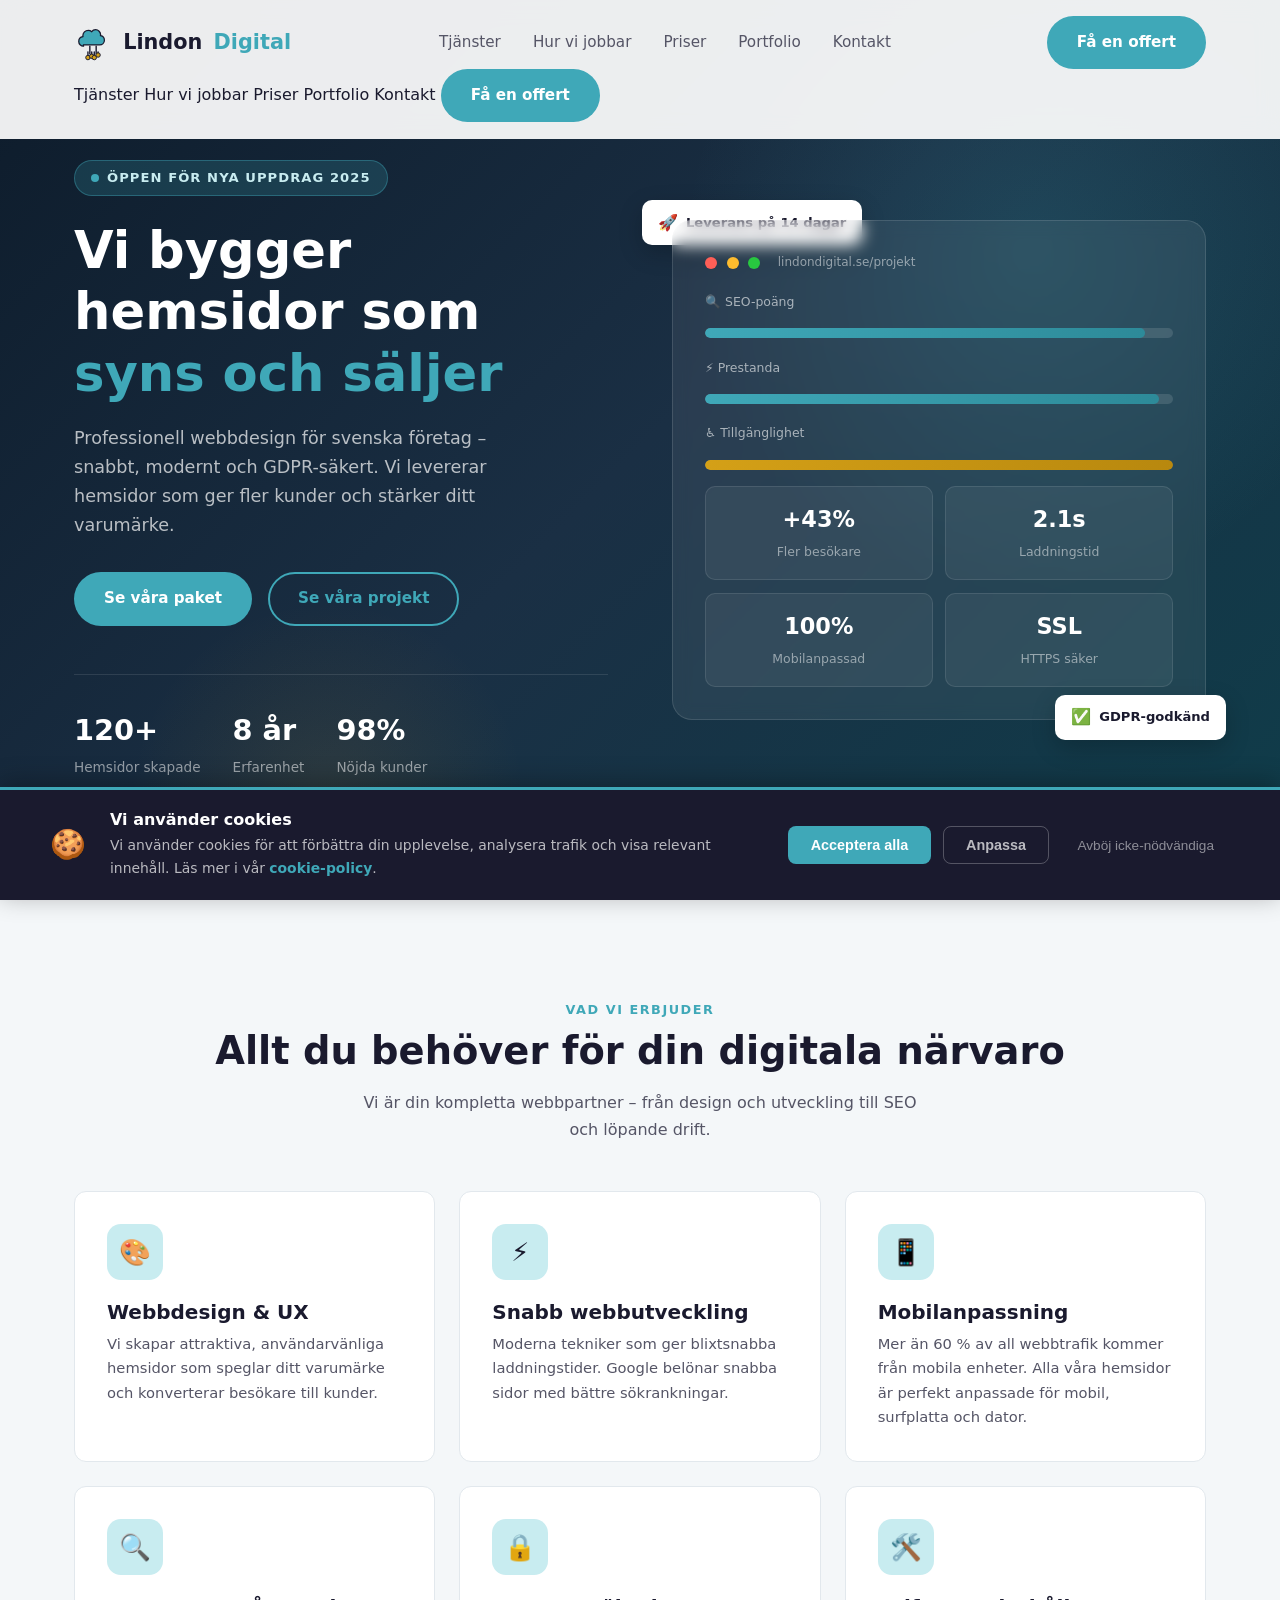
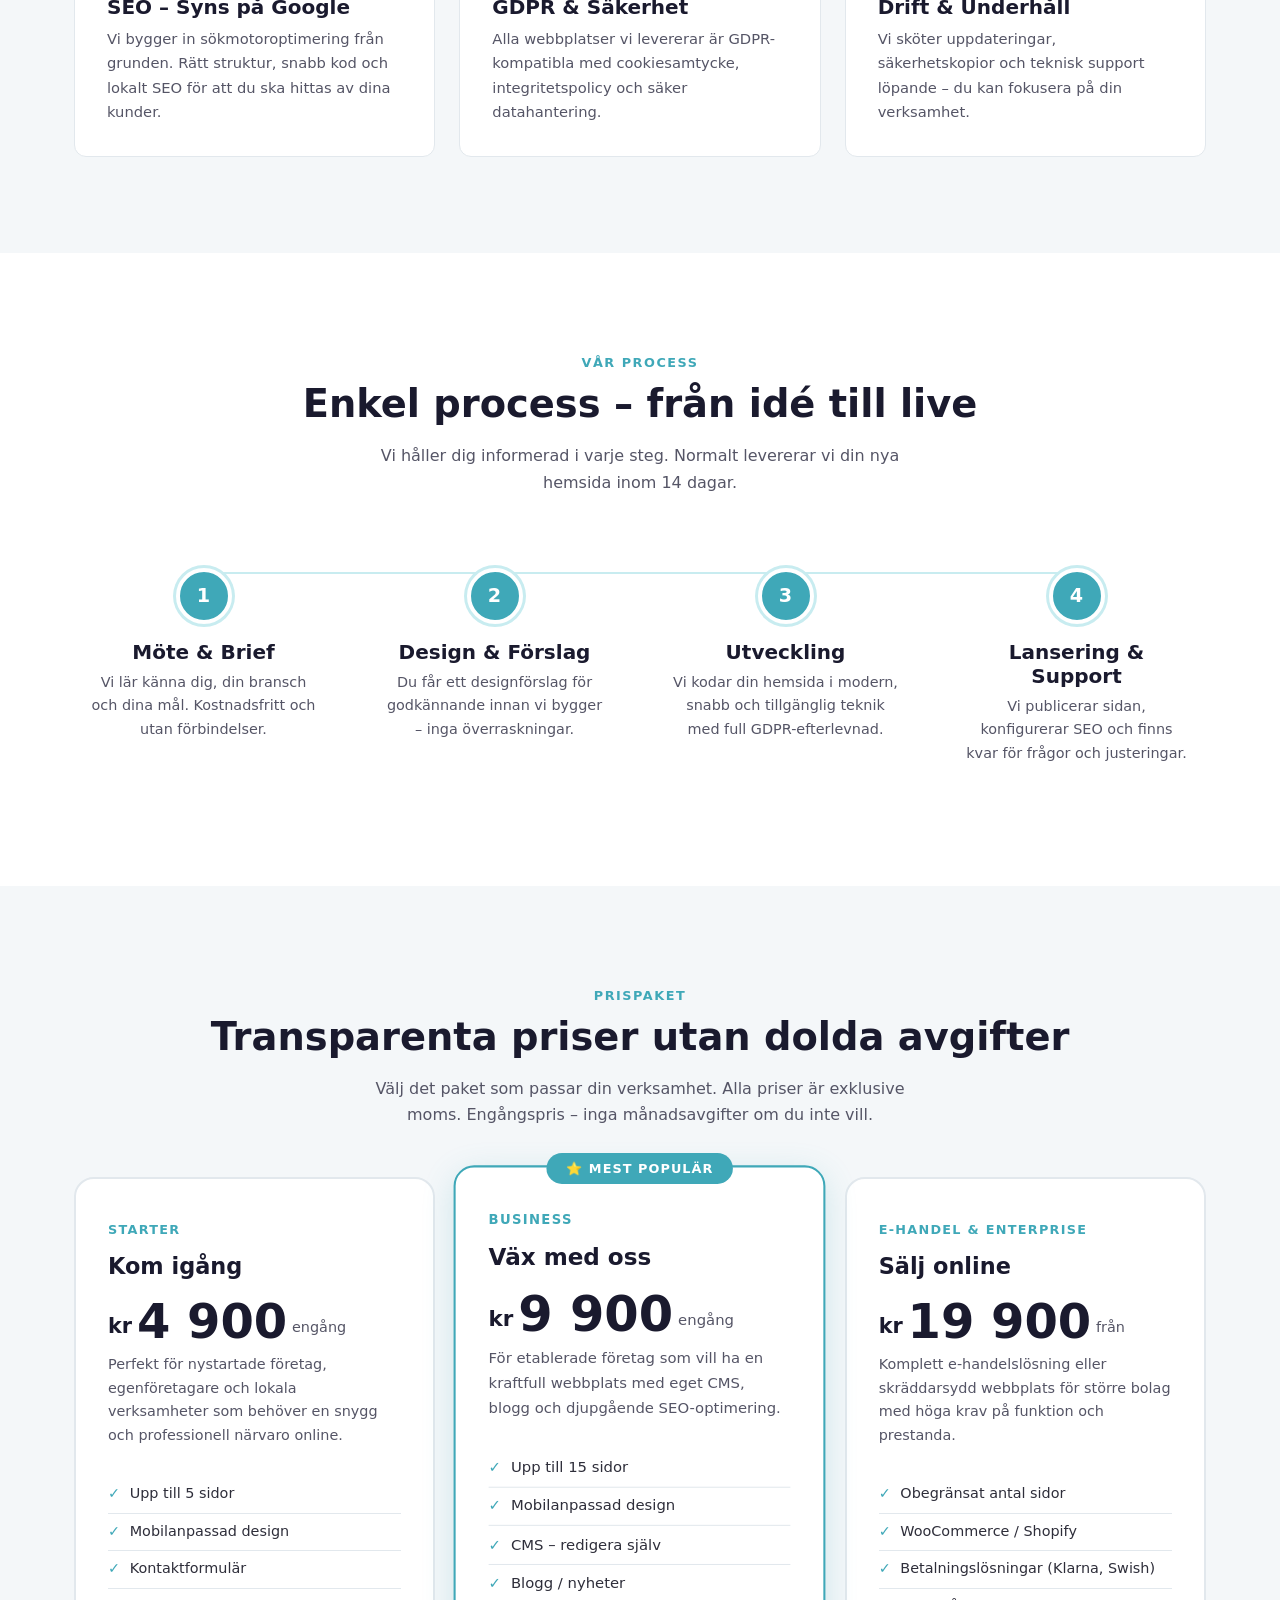
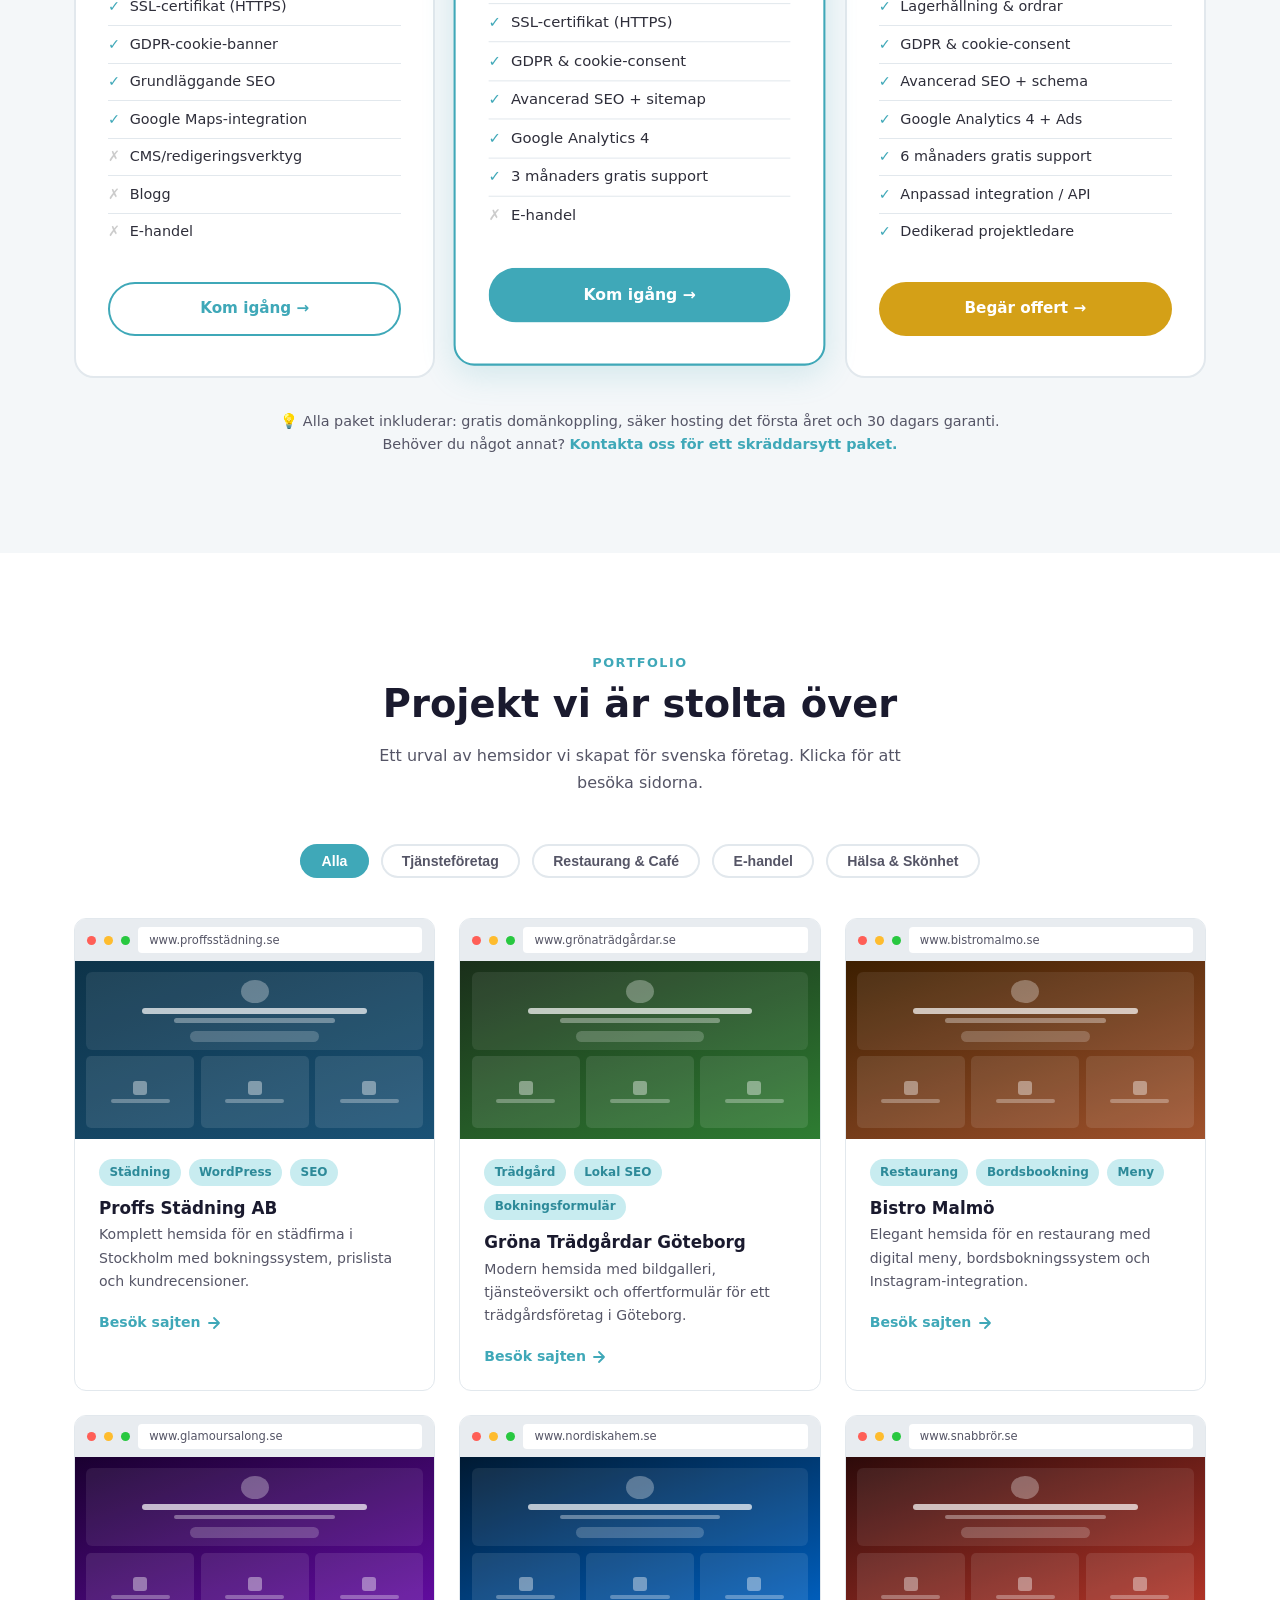
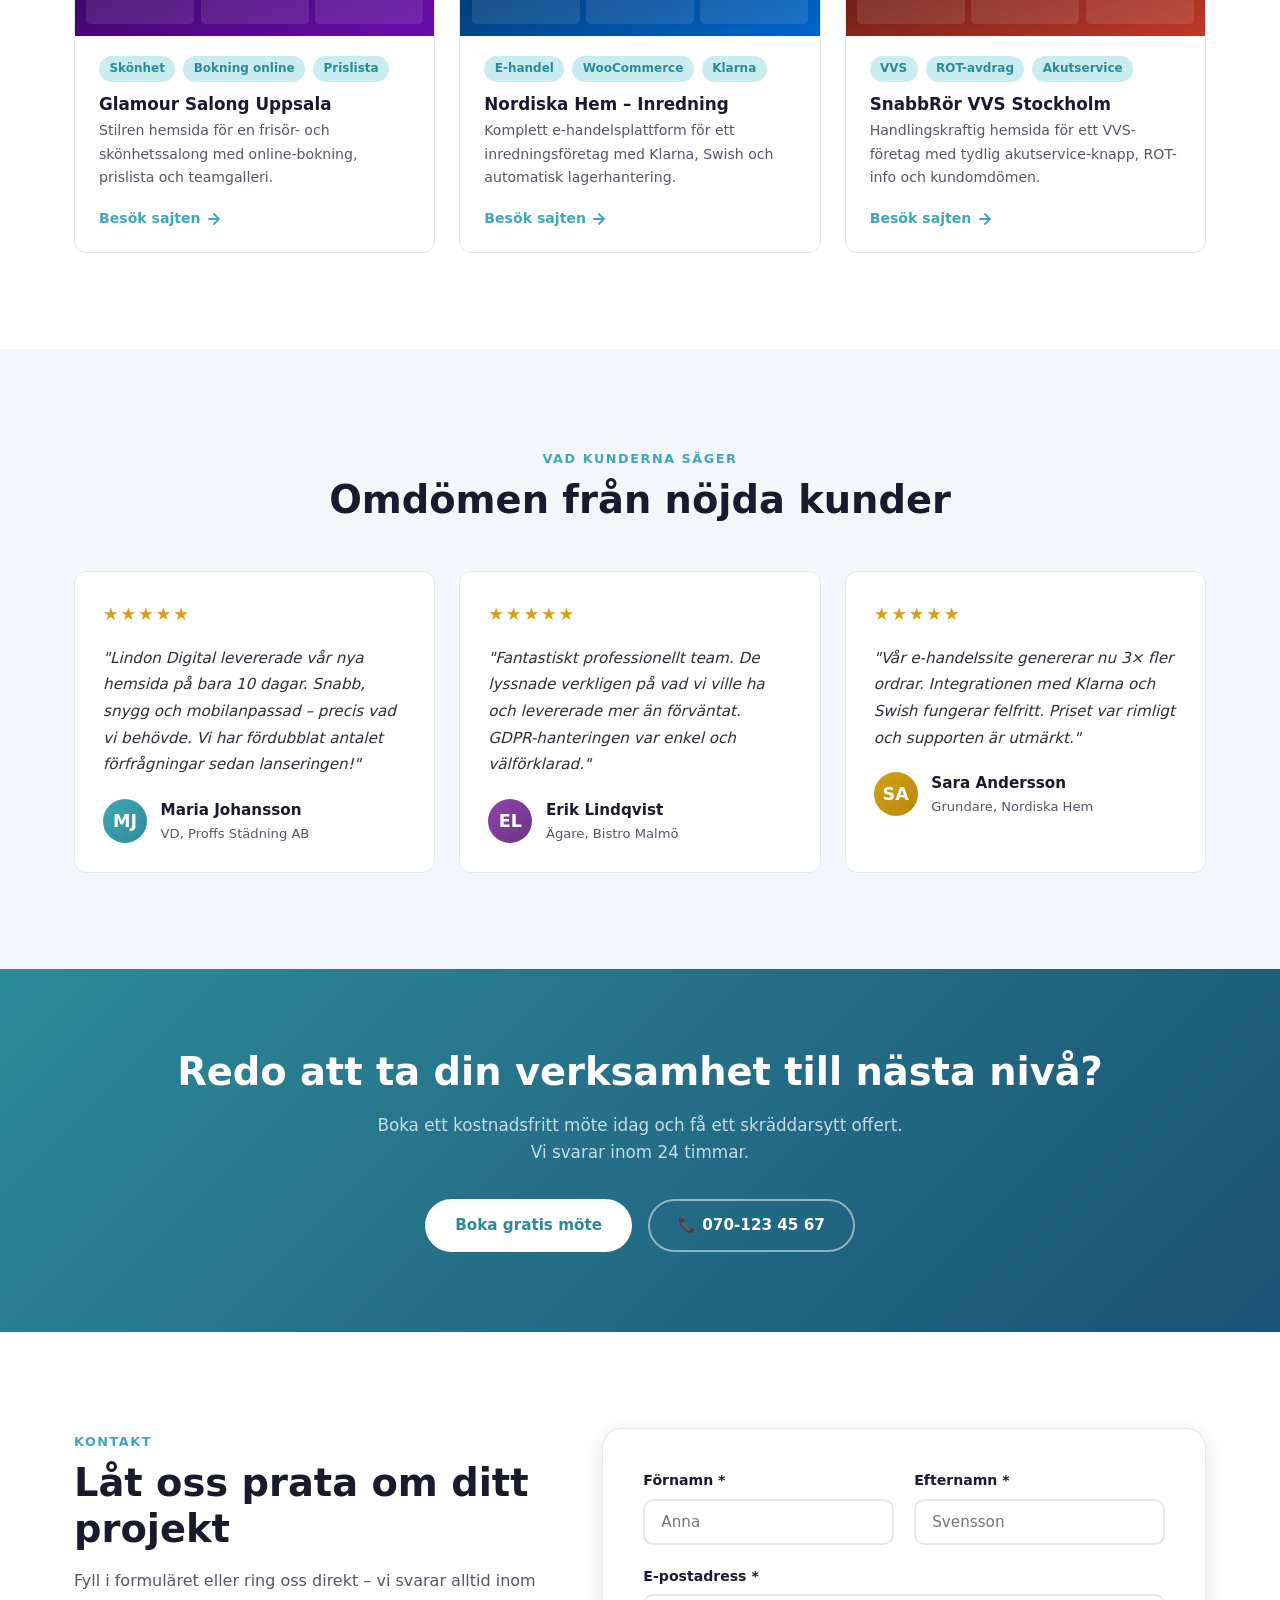
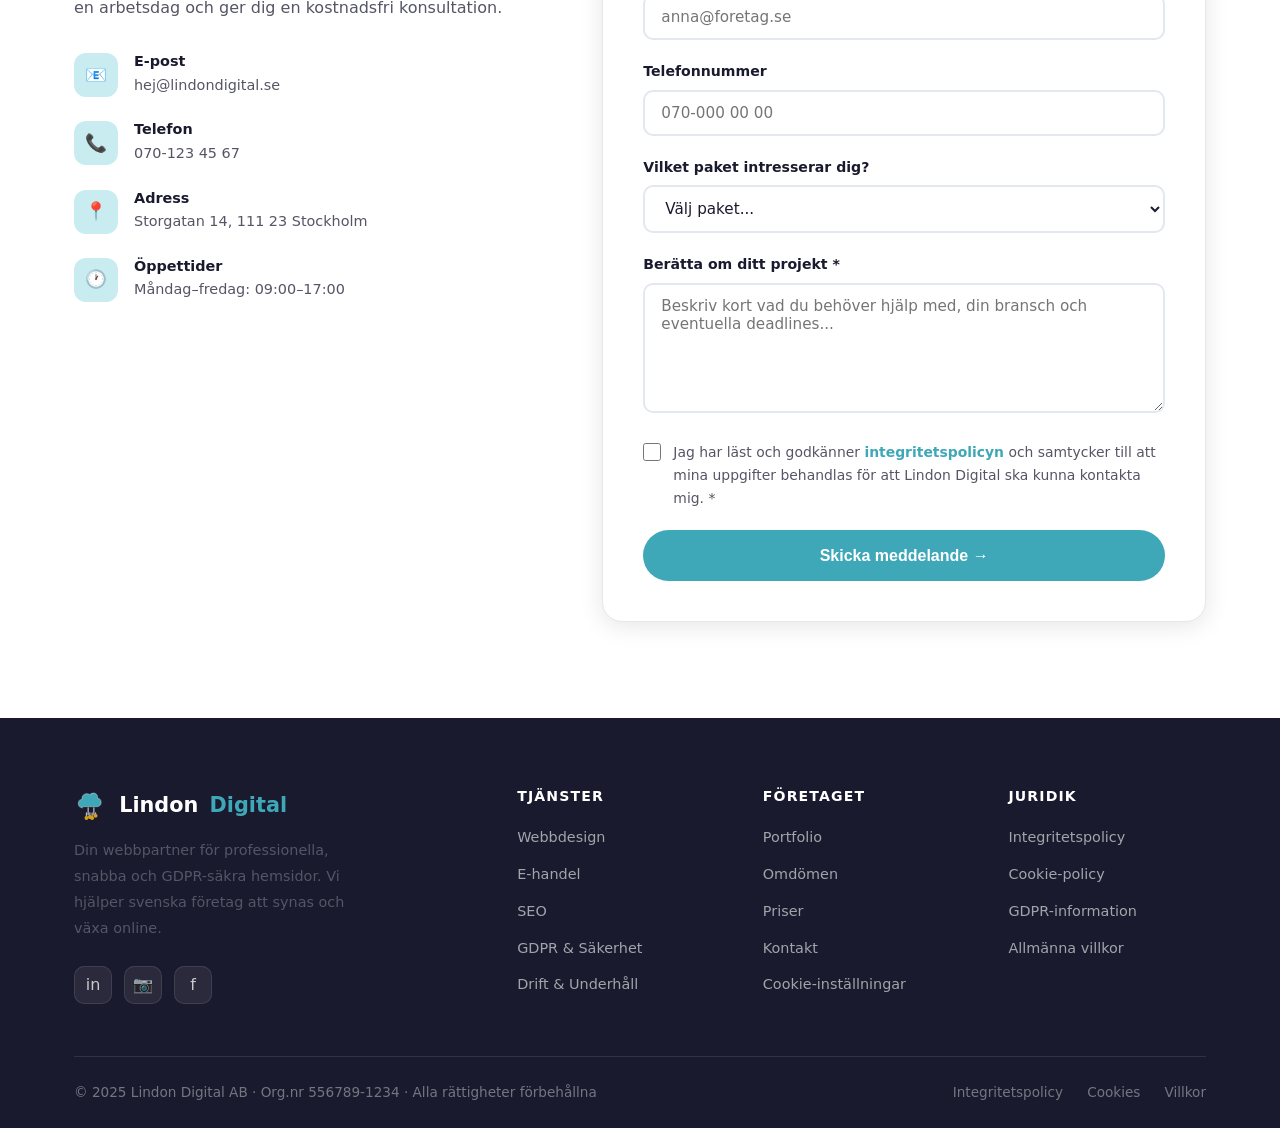
<file: index.html>
<!DOCTYPE html>
<html lang="sv">
<head>
  <meta charset="UTF-8">
  <meta name="viewport" content="width=device-width, initial-scale=1.0">
  <meta name="description" content="Lindon Digital – Vi skapar professionella, snabba och moderna webbplatser för svenska företag. Priser från 4 900 kr. Kontakta oss idag!">
  <meta name="keywords" content="webbyrå, hemsida, webbdesign, wordpress, SEO, Sverige, webbplats, företag">
  <meta name="robots" content="index, follow">
  <meta property="og:title" content="Lindon Digital – Webbyrå i Sverige">
  <meta property="og:description" content="Vi bygger professionella hemsidor för företag. Snabb leverans, fast pris och GDPR-säker kod.">
  <meta property="og:type" content="website">
  <title>Lindon Digital – Professionella Hemsidor för Företag</title>
  <link rel="stylesheet" href="assets/css/style.css">
  <link rel="icon" type="image/svg+xml" href="data:image/svg+xml,<svg xmlns='http://www.w3.org/2000/svg' viewBox='0 0 100 100'><text y='.9em' font-size='90'>☁️</text></svg>">
</head>
<body>

<!-- ==================== NAVBAR ==================== -->
<nav class="navbar" role="navigation" aria-label="Huvudnavigation">
  <div class="container">
    <div class="nav-inner">
      <a href="index.html" class="nav-logo" aria-label="Lindon Digital – hem">
        <svg viewBox="0 0 60 60" fill="none" xmlns="http://www.w3.org/2000/svg" aria-hidden="true">
          <path d="M15 35C10.8 35 7.5 31.7 7.5 27.5C7.5 23.6 10.3 20.4 14.1 19.8C14 19.4 14 18.9 14 18.5C14 13.8 17.8 10 22.5 10C24.6 10 26.5 10.8 28 12.1C29.3 10.2 31.5 9 34 9C38.4 9 42 12.6 42 17C42 17.4 42 17.8 41.9 18.2C45.4 18.8 48 21.8 48 25.5C48 29.6 44.7 33 40.5 33H15V35Z" fill="#3fa8b8" stroke="#1a1a2e" stroke-width="2"/>
          <path d="M25 35L25 47M22 44L22 52M28 44L28 50M35 35L35 47M32 44L32 52M38 44L38 48" stroke="#1a1a2e" stroke-width="2.2" stroke-linecap="round"/>
          <circle cx="22" cy="53" r="3.5" fill="#d4a017" stroke="#1a1a2e" stroke-width="1.5"/>
          <circle cx="28" cy="51" r="3.5" fill="#d4a017" stroke="#1a1a2e" stroke-width="1.5"/>
          <circle cx="32" cy="53" r="3.5" fill="#d4a017" stroke="#1a1a2e" stroke-width="1.5"/>
          <circle cx="38" cy="49" r="3.5" fill="#d4a017" stroke="#1a1a2e" stroke-width="1.5"/>
        </svg>
        Lindon <span><em>Digital</em></span>
      </a>
      <ul class="nav-links" role="list">
        <li><a href="#tjanster">Tjänster</a></li>
        <li><a href="#process">Hur vi jobbar</a></li>
        <li><a href="#priser">Priser</a></li>
        <li><a href="#portfolio">Portfolio</a></li>
        <li><a href="#kontakt">Kontakt</a></li>
      </ul>
      <a href="#kontakt" class="btn btn-primary nav-cta">Få en offert</a>
      <button class="hamburger" aria-label="Öppna meny" aria-expanded="false" aria-controls="nav-mobile">
        <span></span><span></span><span></span>
      </button>
    </div>
    <!-- Mobile nav -->
    <nav id="nav-mobile" class="nav-mobile" aria-label="Mobilnavigation">
      <a href="#tjanster">Tjänster</a>
      <a href="#process">Hur vi jobbar</a>
      <a href="#priser">Priser</a>
      <a href="#portfolio">Portfolio</a>
      <a href="#kontakt">Kontakt</a>
      <a href="#kontakt" class="btn btn-primary">Få en offert</a>
    </nav>
  </div>
</nav>

<!-- ==================== HERO ==================== -->
<section id="hem" class="hero" aria-label="Välkommen">
  <div class="container">
    <div class="hero-inner">
      <div class="hero-text">
        <div class="hero-badge">
          <span class="dot"></span>
          Öppen för nya uppdrag 2025
        </div>
        <h1>Vi bygger hemsidor som <span>syns och säljer</span></h1>
        <p>Professionell webbdesign för svenska företag – snabbt, modernt och GDPR-säkert. Vi levererar hemsidor som ger fler kunder och stärker ditt varumärke.</p>
        <div class="hero-actions">
          <a href="#priser" class="btn btn-primary">Se våra paket</a>
          <a href="#portfolio" class="btn btn-outline">Se våra projekt</a>
        </div>
        <div class="hero-stats">
          <div class="stat-item">
            <strong data-count="120" data-suffix="+">0+</strong>
            <span>Hemsidor skapade</span>
          </div>
          <div class="stat-item">
            <strong data-count="8" data-suffix=" år">0 år</strong>
            <span>Erfarenhet</span>
          </div>
          <div class="stat-item">
            <strong data-count="98" data-suffix="%">0%</strong>
            <span>Nöjda kunder</span>
          </div>
        </div>
      </div>

      <div class="hero-graphic" aria-hidden="true">
        <div style="position:relative;">
          <div class="hero-tag hero-tag-1">
            <span class="tag-icon">🚀</span> Leverans på 14 dagar
          </div>
          <div class="hero-card">
            <div class="hero-card-top">
              <div class="hero-card-dot"></div>
              <div class="hero-card-dot"></div>
              <div class="hero-card-dot"></div>
              <span style="font-size:.75rem;color:rgba(255,255,255,.5);margin-left:.5rem;">lindondigital.se/projekt</span>
            </div>
            <div class="hero-card-body">
              <div style="font-size:.78rem;color:rgba(255,255,255,.6);margin-bottom:.3rem;">🔍 SEO-poäng</div>
              <div class="hero-bar"><div class="hero-bar-fill" style="width:94%;"></div></div>
              <div style="font-size:.78rem;color:rgba(255,255,255,.6);margin-top:.5rem;margin-bottom:.3rem;">⚡ Prestanda</div>
              <div class="hero-bar"><div class="hero-bar-fill" style="width:97%;"></div></div>
              <div style="font-size:.78rem;color:rgba(255,255,255,.6);margin-top:.5rem;margin-bottom:.3rem;">♿ Tillgänglighet</div>
              <div class="hero-bar"><div class="hero-bar-fill gold" style="width:100%;"></div></div>
            </div>
            <div class="hero-metrics">
              <div class="metric-box">
                <strong>+43%</strong>
                <span>Fler besökare</span>
              </div>
              <div class="metric-box">
                <strong>2.1s</strong>
                <span>Laddningstid</span>
              </div>
              <div class="metric-box">
                <strong>100%</strong>
                <span>Mobilanpassad</span>
              </div>
              <div class="metric-box">
                <strong>SSL</strong>
                <span>HTTPS säker</span>
              </div>
            </div>
          </div>
          <div class="hero-tag hero-tag-2">
            <span class="tag-icon">✅</span> GDPR-godkänd
          </div>
        </div>
      </div>
    </div>
  </div>
</section>

<!-- ==================== SERVICES ==================== -->
<section id="tjanster" class="services">
  <div class="container">
    <div class="text-center" style="margin-bottom:3rem;">
      <span class="section-label">Vad vi erbjuder</span>
      <h2 class="section-title">Allt du behöver för din digitala närvaro</h2>
      <p class="section-desc">Vi är din kompletta webbpartner – från design och utveckling till SEO och löpande drift.</p>
    </div>
    <div class="services-grid">
      <div class="service-card">
        <div class="service-icon">🎨</div>
        <h3>Webbdesign & UX</h3>
        <p>Vi skapar attraktiva, användarvänliga hemsidor som speglar ditt varumärke och konverterar besökare till kunder.</p>
      </div>
      <div class="service-card">
        <div class="service-icon">⚡</div>
        <h3>Snabb webbutveckling</h3>
        <p>Moderna tekniker som ger blixtsnabba laddningstider. Google belönar snabba sidor med bättre sökrankningar.</p>
      </div>
      <div class="service-card">
        <div class="service-icon">📱</div>
        <h3>Mobilanpassning</h3>
        <p>Mer än 60 % av all webbtrafik kommer från mobila enheter. Alla våra hemsidor är perfekt anpassade för mobil, surfplatta och dator.</p>
      </div>
      <div class="service-card">
        <div class="service-icon">🔍</div>
        <h3>SEO – Syns på Google</h3>
        <p>Vi bygger in sökmotoroptimering från grunden. Rätt struktur, snabb kod och lokalt SEO för att du ska hittas av dina kunder.</p>
      </div>
      <div class="service-card">
        <div class="service-icon">🔒</div>
        <h3>GDPR & Säkerhet</h3>
        <p>Alla webbplatser vi levererar är GDPR-kompatibla med cookiesamtycke, integritetspolicy och säker datahantering.</p>
      </div>
      <div class="service-card">
        <div class="service-icon">🛠️</div>
        <h3>Drift & Underhåll</h3>
        <p>Vi sköter uppdateringar, säkerhetskopior och teknisk support löpande – du kan fokusera på din verksamhet.</p>
      </div>
    </div>
  </div>
</section>

<!-- ==================== PROCESS ==================== -->
<section id="process" class="process">
  <div class="container">
    <div class="text-center" style="margin-bottom:3rem;">
      <span class="section-label">Vår process</span>
      <h2 class="section-title">Enkel process – från idé till live</h2>
      <p class="section-desc">Vi håller dig informerad i varje steg. Normalt levererar vi din nya hemsida inom 14 dagar.</p>
    </div>
    <div class="process-steps">
      <div class="step">
        <div class="step-num">1</div>
        <h3>Möte & Brief</h3>
        <p>Vi lär känna dig, din bransch och dina mål. Kostnadsfritt och utan förbindelser.</p>
      </div>
      <div class="step">
        <div class="step-num">2</div>
        <h3>Design & Förslag</h3>
        <p>Du får ett designförslag för godkännande innan vi bygger – inga överraskningar.</p>
      </div>
      <div class="step">
        <div class="step-num">3</div>
        <h3>Utveckling</h3>
        <p>Vi kodar din hemsida i modern, snabb och tillgänglig teknik med full GDPR-efterlevnad.</p>
      </div>
      <div class="step">
        <div class="step-num">4</div>
        <h3>Lansering & Support</h3>
        <p>Vi publicerar sidan, konfigurerar SEO och finns kvar för frågor och justeringar.</p>
      </div>
    </div>
  </div>
</section>

<!-- ==================== PRICING ==================== -->
<section id="priser" class="pricing">
  <div class="container">
    <div class="text-center" style="margin-bottom:3rem;">
      <span class="section-label">Prispaket</span>
      <h2 class="section-title">Transparenta priser utan dolda avgifter</h2>
      <p class="section-desc">Välj det paket som passar din verksamhet. Alla priser är exklusive moms. Engångspris – inga månadsavgifter om du inte vill.</p>
    </div>
    <div class="pricing-grid">

      <!-- STARTER -->
      <div class="price-card">
        <p class="price-tier">Starter</p>
        <p class="price-name">Kom igång</p>
        <div class="price-amount">
          <span class="currency">kr</span>
          <span class="amount">4 900</span>
          <span class="period">engång</span>
        </div>
        <p class="price-desc">Perfekt för nystartade företag, egenföretagare och lokala verksamheter som behöver en snygg och professionell närvaro online.</p>
        <ul class="price-features">
          <li><span class="check">✓</span> Upp till 5 sidor</li>
          <li><span class="check">✓</span> Mobilanpassad design</li>
          <li><span class="check">✓</span> Kontaktformulär</li>
          <li><span class="check">✓</span> SSL-certifikat (HTTPS)</li>
          <li><span class="check">✓</span> GDPR-cookie-banner</li>
          <li><span class="check">✓</span> Grundläggande SEO</li>
          <li><span class="check">✓</span> Google Maps-integration</li>
          <li><span class="cross">✗</span> CMS/redigeringsverktyg</li>
          <li><span class="cross">✗</span> Blogg</li>
          <li><span class="cross">✗</span> E-handel</li>
        </ul>
        <a href="#kontakt" class="btn btn-outline">Kom igång →</a>
      </div>

      <!-- BUSINESS (POPULAR) -->
      <div class="price-card popular">
        <span class="popular-badge">⭐ Mest populär</span>
        <p class="price-tier">Business</p>
        <p class="price-name">Väx med oss</p>
        <div class="price-amount">
          <span class="currency">kr</span>
          <span class="amount">9 900</span>
          <span class="period">engång</span>
        </div>
        <p class="price-desc">För etablerade företag som vill ha en kraftfull webbplats med eget CMS, blogg och djupgående SEO-optimering.</p>
        <ul class="price-features">
          <li><span class="check">✓</span> Upp till 15 sidor</li>
          <li><span class="check">✓</span> Mobilanpassad design</li>
          <li><span class="check">✓</span> CMS – redigera själv</li>
          <li><span class="check">✓</span> Blogg / nyheter</li>
          <li><span class="check">✓</span> SSL-certifikat (HTTPS)</li>
          <li><span class="check">✓</span> GDPR & cookie-consent</li>
          <li><span class="check">✓</span> Avancerad SEO + sitemap</li>
          <li><span class="check">✓</span> Google Analytics 4</li>
          <li><span class="check">✓</span> 3 månaders gratis support</li>
          <li><span class="cross">✗</span> E-handel</li>
        </ul>
        <a href="#kontakt" class="btn btn-primary">Kom igång →</a>
      </div>

      <!-- E-HANDEL / ENTERPRISE -->
      <div class="price-card">
        <p class="price-tier">E-handel & Enterprise</p>
        <p class="price-name">Sälj online</p>
        <div class="price-amount">
          <span class="currency">kr</span>
          <span class="amount">19 900</span>
          <span class="period">från</span>
        </div>
        <p class="price-desc">Komplett e-handelslösning eller skräddarsydd webbplats för större bolag med höga krav på funktion och prestanda.</p>
        <ul class="price-features">
          <li><span class="check">✓</span> Obegränsat antal sidor</li>
          <li><span class="check">✓</span> WooCommerce / Shopify</li>
          <li><span class="check">✓</span> Betalningslösningar (Klarna, Swish)</li>
          <li><span class="check">✓</span> Lagerhållning & ordrar</li>
          <li><span class="check">✓</span> GDPR & cookie-consent</li>
          <li><span class="check">✓</span> Avancerad SEO + schema</li>
          <li><span class="check">✓</span> Google Analytics 4 + Ads</li>
          <li><span class="check">✓</span> 6 månaders gratis support</li>
          <li><span class="check">✓</span> Anpassad integration / API</li>
          <li><span class="check">✓</span> Dedikerad projektledare</li>
        </ul>
        <a href="#kontakt" class="btn btn-gold">Begär offert →</a>
      </div>

    </div>
    <p style="text-align:center;margin-top:2rem;font-size:.9rem;color:var(--grey);">
      💡 Alla paket inkluderar: gratis domänkoppling, säker hosting det första året och 30 dagars garanti.
      <br>Behöver du något annat? <a href="#kontakt" style="color:var(--teal);font-weight:600;">Kontakta oss för ett skräddarsytt paket.</a>
    </p>
  </div>
</section>

<!-- ==================== PORTFOLIO ==================== -->
<section id="portfolio" class="portfolio">
  <div class="container">
    <div class="text-center" style="margin-bottom:2rem;">
      <span class="section-label">Portfolio</span>
      <h2 class="section-title">Projekt vi är stolta över</h2>
      <p class="section-desc">Ett urval av hemsidor vi skapat för svenska företag. Klicka för att besöka sidorna.</p>
    </div>

    <div class="portfolio-filter" role="group" aria-label="Filtrera portfolio">
      <button class="filter-btn active" data-filter="all">Alla</button>
      <button class="filter-btn" data-filter="service">Tjänsteföretag</button>
      <button class="filter-btn" data-filter="restaurant">Restaurang & Café</button>
      <button class="filter-btn" data-filter="shop">E-handel</button>
      <button class="filter-btn" data-filter="health">Hälsa & Skönhet</button>
    </div>

    <div class="portfolio-grid">

      <!-- 1: Städfirma -->
      <article class="portfolio-card" data-category="service">
        <div class="portfolio-img">
          <div class="mock-browser">
            <div class="mock-bar">
              <div class="mock-dot"></div>
              <div class="mock-dot"></div>
              <div class="mock-dot"></div>
              <div class="mock-url">www.proffsstädning.se</div>
            </div>
            <div class="mock-content mock-site-1">
              <div class="mock-site-inner">
                <div class="mock-hero-block">
                  <div class="m-logo"></div>
                  <div class="m-title"></div>
                  <div class="m-sub"></div>
                  <div class="m-btn"></div>
                </div>
                <div class="mock-cards-row">
                  <div class="mock-mini-card"><div class="mc-icon"></div><div class="mc-line"></div></div>
                  <div class="mock-mini-card"><div class="mc-icon"></div><div class="mc-line"></div></div>
                  <div class="mock-mini-card"><div class="mc-icon"></div><div class="mc-line"></div></div>
                </div>
              </div>
            </div>
          </div>
        </div>
        <div class="portfolio-info">
          <div class="portfolio-tags">
            <span class="tag">Städning</span>
            <span class="tag">WordPress</span>
            <span class="tag">SEO</span>
          </div>
          <h3>Proffs Städning AB</h3>
          <p>Komplett hemsida för en städfirma i Stockholm med bokningssystem, prislista och kundrecensioner.</p>
          <a href="https://www.stadabolaget.se" target="_blank" rel="noopener" class="portfolio-link">
            Besök sajten
            <svg viewBox="0 0 14 14" fill="none" xmlns="http://www.w3.org/2000/svg" aria-hidden="true">
              <path d="M2 7h10M7 2l5 5-5 5" stroke="currentColor" stroke-width="1.8" stroke-linecap="round" stroke-linejoin="round"/>
            </svg>
          </a>
        </div>
      </article>

      <!-- 2: Trädgårdsföretag -->
      <article class="portfolio-card" data-category="service">
        <div class="portfolio-img">
          <div class="mock-browser">
            <div class="mock-bar">
              <div class="mock-dot"></div>
              <div class="mock-dot"></div>
              <div class="mock-dot"></div>
              <div class="mock-url">www.grönaträdgårdar.se</div>
            </div>
            <div class="mock-content mock-site-2">
              <div class="mock-site-inner">
                <div class="mock-hero-block">
                  <div class="m-logo"></div>
                  <div class="m-title"></div>
                  <div class="m-sub"></div>
                  <div class="m-btn"></div>
                </div>
                <div class="mock-cards-row">
                  <div class="mock-mini-card"><div class="mc-icon"></div><div class="mc-line"></div></div>
                  <div class="mock-mini-card"><div class="mc-icon"></div><div class="mc-line"></div></div>
                  <div class="mock-mini-card"><div class="mc-icon"></div><div class="mc-line"></div></div>
                </div>
              </div>
            </div>
          </div>
        </div>
        <div class="portfolio-info">
          <div class="portfolio-tags">
            <span class="tag">Trädgård</span>
            <span class="tag">Lokal SEO</span>
            <span class="tag">Bokningsformulär</span>
          </div>
          <h3>Gröna Trädgårdar Göteborg</h3>
          <p>Modern hemsida med bildgalleri, tjänsteöversikt och offertformulär för ett trädgårdsföretag i Göteborg.</p>
          <a href="https://www.tradgardstjanst.se" target="_blank" rel="noopener" class="portfolio-link">
            Besök sajten
            <svg viewBox="0 0 14 14" fill="none" xmlns="http://www.w3.org/2000/svg" aria-hidden="true">
              <path d="M2 7h10M7 2l5 5-5 5" stroke="currentColor" stroke-width="1.8" stroke-linecap="round" stroke-linejoin="round"/>
            </svg>
          </a>
        </div>
      </article>

      <!-- 3: Restaurang -->
      <article class="portfolio-card" data-category="restaurant">
        <div class="portfolio-img">
          <div class="mock-browser">
            <div class="mock-bar">
              <div class="mock-dot"></div>
              <div class="mock-dot"></div>
              <div class="mock-dot"></div>
              <div class="mock-url">www.bistromalmo.se</div>
            </div>
            <div class="mock-content mock-site-3">
              <div class="mock-site-inner">
                <div class="mock-hero-block">
                  <div class="m-logo"></div>
                  <div class="m-title"></div>
                  <div class="m-sub"></div>
                  <div class="m-btn"></div>
                </div>
                <div class="mock-cards-row">
                  <div class="mock-mini-card"><div class="mc-icon"></div><div class="mc-line"></div></div>
                  <div class="mock-mini-card"><div class="mc-icon"></div><div class="mc-line"></div></div>
                  <div class="mock-mini-card"><div class="mc-icon"></div><div class="mc-line"></div></div>
                </div>
              </div>
            </div>
          </div>
        </div>
        <div class="portfolio-info">
          <div class="portfolio-tags">
            <span class="tag">Restaurang</span>
            <span class="tag">Bordsbookning</span>
            <span class="tag">Meny</span>
          </div>
          <h3>Bistro Malmö</h3>
          <p>Elegant hemsida för en restaurang med digital meny, bordsbokningssystem och Instagram-integration.</p>
          <a href="https://www.restaurangmalmo.se" target="_blank" rel="noopener" class="portfolio-link">
            Besök sajten
            <svg viewBox="0 0 14 14" fill="none" xmlns="http://www.w3.org/2000/svg" aria-hidden="true">
              <path d="M2 7h10M7 2l5 5-5 5" stroke="currentColor" stroke-width="1.8" stroke-linecap="round" stroke-linejoin="round"/>
            </svg>
          </a>
        </div>
      </article>

      <!-- 4: Skönhetssalong -->
      <article class="portfolio-card" data-category="health">
        <div class="portfolio-img">
          <div class="mock-browser">
            <div class="mock-bar">
              <div class="mock-dot"></div>
              <div class="mock-dot"></div>
              <div class="mock-dot"></div>
              <div class="mock-url">www.glamoursalong.se</div>
            </div>
            <div class="mock-content mock-site-4">
              <div class="mock-site-inner">
                <div class="mock-hero-block">
                  <div class="m-logo"></div>
                  <div class="m-title"></div>
                  <div class="m-sub"></div>
                  <div class="m-btn"></div>
                </div>
                <div class="mock-cards-row">
                  <div class="mock-mini-card"><div class="mc-icon"></div><div class="mc-line"></div></div>
                  <div class="mock-mini-card"><div class="mc-icon"></div><div class="mc-line"></div></div>
                  <div class="mock-mini-card"><div class="mc-icon"></div><div class="mc-line"></div></div>
                </div>
              </div>
            </div>
          </div>
        </div>
        <div class="portfolio-info">
          <div class="portfolio-tags">
            <span class="tag">Skönhet</span>
            <span class="tag">Bokning online</span>
            <span class="tag">Prislista</span>
          </div>
          <h3>Glamour Salong Uppsala</h3>
          <p>Stilren hemsida för en frisör- och skönhetssalong med online-bokning, prislista och teamgalleri.</p>
          <a href="https://www.glamoursalong.se" target="_blank" rel="noopener" class="portfolio-link">
            Besök sajten
            <svg viewBox="0 0 14 14" fill="none" xmlns="http://www.w3.org/2000/svg" aria-hidden="true">
              <path d="M2 7h10M7 2l5 5-5 5" stroke="currentColor" stroke-width="1.8" stroke-linecap="round" stroke-linejoin="round"/>
            </svg>
          </a>
        </div>
      </article>

      <!-- 5: E-handel -->
      <article class="portfolio-card" data-category="shop">
        <div class="portfolio-img">
          <div class="mock-browser">
            <div class="mock-bar">
              <div class="mock-dot"></div>
              <div class="mock-dot"></div>
              <div class="mock-dot"></div>
              <div class="mock-url">www.nordiskahem.se</div>
            </div>
            <div class="mock-content mock-site-5">
              <div class="mock-site-inner">
                <div class="mock-hero-block">
                  <div class="m-logo"></div>
                  <div class="m-title"></div>
                  <div class="m-sub"></div>
                  <div class="m-btn"></div>
                </div>
                <div class="mock-cards-row">
                  <div class="mock-mini-card"><div class="mc-icon"></div><div class="mc-line"></div></div>
                  <div class="mock-mini-card"><div class="mc-icon"></div><div class="mc-line"></div></div>
                  <div class="mock-mini-card"><div class="mc-icon"></div><div class="mc-line"></div></div>
                </div>
              </div>
            </div>
          </div>
        </div>
        <div class="portfolio-info">
          <div class="portfolio-tags">
            <span class="tag">E-handel</span>
            <span class="tag">WooCommerce</span>
            <span class="tag">Klarna</span>
          </div>
          <h3>Nordiska Hem – Inredning</h3>
          <p>Komplett e-handelsplattform för ett inredningsföretag med Klarna, Swish och automatisk lagerhantering.</p>
          <a href="https://www.nordiskahem.se" target="_blank" rel="noopener" class="portfolio-link">
            Besök sajten
            <svg viewBox="0 0 14 14" fill="none" xmlns="http://www.w3.org/2000/svg" aria-hidden="true">
              <path d="M2 7h10M7 2l5 5-5 5" stroke="currentColor" stroke-width="1.8" stroke-linecap="round" stroke-linejoin="round"/>
            </svg>
          </a>
        </div>
      </article>

      <!-- 6: Rörmokare -->
      <article class="portfolio-card" data-category="service">
        <div class="portfolio-img">
          <div class="mock-browser">
            <div class="mock-bar">
              <div class="mock-dot"></div>
              <div class="mock-dot"></div>
              <div class="mock-dot"></div>
              <div class="mock-url">www.snabbrör.se</div>
            </div>
            <div class="mock-content mock-site-6">
              <div class="mock-site-inner">
                <div class="mock-hero-block">
                  <div class="m-logo"></div>
                  <div class="m-title"></div>
                  <div class="m-sub"></div>
                  <div class="m-btn"></div>
                </div>
                <div class="mock-cards-row">
                  <div class="mock-mini-card"><div class="mc-icon"></div><div class="mc-line"></div></div>
                  <div class="mock-mini-card"><div class="mc-icon"></div><div class="mc-line"></div></div>
                  <div class="mock-mini-card"><div class="mc-icon"></div><div class="mc-line"></div></div>
                </div>
              </div>
            </div>
          </div>
        </div>
        <div class="portfolio-info">
          <div class="portfolio-tags">
            <span class="tag">VVS</span>
            <span class="tag">ROT-avdrag</span>
            <span class="tag">Akutservice</span>
          </div>
          <h3>SnabbRör VVS Stockholm</h3>
          <p>Handlingskraftig hemsida för ett VVS-företag med tydlig akutservice-knapp, ROT-info och kundomdömen.</p>
          <a href="https://www.snabbror.se" target="_blank" rel="noopener" class="portfolio-link">
            Besök sajten
            <svg viewBox="0 0 14 14" fill="none" xmlns="http://www.w3.org/2000/svg" aria-hidden="true">
              <path d="M2 7h10M7 2l5 5-5 5" stroke="currentColor" stroke-width="1.8" stroke-linecap="round" stroke-linejoin="round"/>
            </svg>
          </a>
        </div>
      </article>

    </div>
  </div>
</section>

<!-- ==================== TESTIMONIALS ==================== -->
<section id="omdomen" class="testimonials">
  <div class="container">
    <div class="text-center" style="margin-bottom:3rem;">
      <span class="section-label">Vad kunderna säger</span>
      <h2 class="section-title">Omdömen från nöjda kunder</h2>
    </div>
    <div class="testimonials-grid">

      <div class="testimonial-card">
        <div class="stars">★★★★★</div>
        <p class="quote">"Lindon Digital levererade vår nya hemsida på bara 10 dagar. Snabb, snygg och mobilanpassad – precis vad vi behövde. Vi har fördubblat antalet förfrågningar sedan lanseringen!"</p>
        <div class="testimonial-author">
          <div class="author-avatar av1">MJ</div>
          <div>
            <div class="author-name">Maria Johansson</div>
            <div class="author-role">VD, Proffs Städning AB</div>
          </div>
        </div>
      </div>

      <div class="testimonial-card">
        <div class="stars">★★★★★</div>
        <p class="quote">"Fantastiskt professionellt team. De lyssnade verkligen på vad vi ville ha och levererade mer än förväntat. GDPR-hanteringen var enkel och välförklarad."</p>
        <div class="testimonial-author">
          <div class="author-avatar av2">EL</div>
          <div>
            <div class="author-name">Erik Lindqvist</div>
            <div class="author-role">Ägare, Bistro Malmö</div>
          </div>
        </div>
      </div>

      <div class="testimonial-card">
        <div class="stars">★★★★★</div>
        <p class="quote">"Vår e-handelssite genererar nu 3× fler ordrar. Integrationen med Klarna och Swish fungerar felfritt. Priset var rimligt och supporten är utmärkt."</p>
        <div class="testimonial-author">
          <div class="author-avatar av3">SA</div>
          <div>
            <div class="author-name">Sara Andersson</div>
            <div class="author-role">Grundare, Nordiska Hem</div>
          </div>
        </div>
      </div>

    </div>
  </div>
</section>

<!-- ==================== CTA BAND ==================== -->
<section class="cta-band" aria-label="Kom igång idag">
  <div class="container">
    <h2>Redo att ta din verksamhet till nästa nivå?</h2>
    <p>Boka ett kostnadsfritt möte idag och få ett skräddarsytt offert. Vi svarar inom 24 timmar.</p>
    <div class="cta-actions">
      <a href="#kontakt" class="btn btn-white">Boka gratis möte</a>
      <a href="tel:+46701234567" class="btn btn-outline" style="border-color:rgba(255,255,255,.5);color:#fff;">📞 070-123 45 67</a>
    </div>
  </div>
</section>

<!-- ==================== CONTACT ==================== -->
<section id="kontakt" class="contact">
  <div class="container">
    <div class="contact-grid">
      <div class="contact-info">
        <span class="section-label">Kontakt</span>
        <h2>Låt oss prata om ditt projekt</h2>
        <p>Fyll i formuläret eller ring oss direkt – vi svarar alltid inom en arbetsdag och ger dig en kostnadsfri konsultation.</p>

        <div class="contact-item">
          <div class="contact-item-icon">📧</div>
          <div>
            <h4>E-post</h4>
            <p><a href="mailto:hej@lindondigital.se">hej@lindondigital.se</a></p>
          </div>
        </div>
        <div class="contact-item">
          <div class="contact-item-icon">📞</div>
          <div>
            <h4>Telefon</h4>
            <p><a href="tel:+46701234567">070-123 45 67</a></p>
          </div>
        </div>
        <div class="contact-item">
          <div class="contact-item-icon">📍</div>
          <div>
            <h4>Adress</h4>
            <p>Storgatan 14, 111 23 Stockholm</p>
          </div>
        </div>
        <div class="contact-item">
          <div class="contact-item-icon">🕐</div>
          <div>
            <h4>Öppettider</h4>
            <p>Måndag–fredag: 09:00–17:00</p>
          </div>
        </div>
      </div>

      <div class="contact-form-wrap">
        <div class="contact-form">
          <form id="contact-form" novalidate>
            <div class="form-row">
              <div class="form-group">
                <label for="fname">Förnamn *</label>
                <input type="text" id="fname" name="fname" placeholder="Anna" required autocomplete="given-name">
              </div>
              <div class="form-group">
                <label for="lname">Efternamn *</label>
                <input type="text" id="lname" name="lname" placeholder="Svensson" required autocomplete="family-name">
              </div>
            </div>
            <div class="form-group">
              <label for="email">E-postadress *</label>
              <input type="email" id="email" name="email" placeholder="anna@foretag.se" required autocomplete="email">
            </div>
            <div class="form-group">
              <label for="phone">Telefonnummer</label>
              <input type="tel" id="phone" name="phone" placeholder="070-000 00 00" autocomplete="tel">
            </div>
            <div class="form-group">
              <label for="service">Vilket paket intresserar dig?</label>
              <select id="service" name="service">
                <option value="">Välj paket...</option>
                <option value="starter">Starter – 4 900 kr</option>
                <option value="business">Business – 9 900 kr</option>
                <option value="ehandel">E-handel / Enterprise – från 19 900 kr</option>
                <option value="other">Övrigt / vet ej ännu</option>
              </select>
            </div>
            <div class="form-group">
              <label for="message">Berätta om ditt projekt *</label>
              <textarea id="message" name="message" placeholder="Beskriv kort vad du behöver hjälp med, din bransch och eventuella deadlines..." required></textarea>
            </div>
            <div class="form-check">
              <input type="checkbox" id="privacy-check" name="privacy" required>
              <label for="privacy-check">Jag har läst och godkänner <a href="integritetspolicy.html">integritetspolicyn</a> och samtycker till att mina uppgifter behandlas för att Lindon Digital ska kunna kontakta mig. *</label>
            </div>
            <button type="submit" class="btn btn-primary form-submit">
              Skicka meddelande →
            </button>
          </form>

          <div id="form-success" class="form-success">
            <div class="success-icon">🎉</div>
            <h3>Tack för ditt meddelande!</h3>
            <p>Vi återkommer till dig inom en arbetsdag. Kolla gärna skräpposten om du inte hör av oss.</p>
          </div>
        </div>
      </div>
    </div>
  </div>
</section>

<!-- ==================== FOOTER ==================== -->
<footer>
  <div class="container">
    <div class="footer-grid">
      <div class="footer-brand">
        <a href="index.html" class="nav-logo" aria-label="Lindon Digital hem">
          <svg viewBox="0 0 60 60" fill="none" xmlns="http://www.w3.org/2000/svg" aria-hidden="true" style="width:34px;height:34px;">
            <path d="M15 35C10.8 35 7.5 31.7 7.5 27.5C7.5 23.6 10.3 20.4 14.1 19.8C14 19.4 14 18.9 14 18.5C14 13.8 17.8 10 22.5 10C24.6 10 26.5 10.8 28 12.1C29.3 10.2 31.5 9 34 9C38.4 9 42 12.6 42 17C42 17.4 42 17.8 41.9 18.2C45.4 18.8 48 21.8 48 25.5C48 29.6 44.7 33 40.5 33H15V35Z" fill="#3fa8b8" stroke="rgba(255,255,255,.3)" stroke-width="2"/>
            <path d="M25 35L25 47M22 44L22 52M28 44L28 50M35 35L35 47M32 44L32 52M38 44L38 48" stroke="rgba(255,255,255,.7)" stroke-width="2.2" stroke-linecap="round"/>
            <circle cx="22" cy="53" r="3.5" fill="#d4a017"/>
            <circle cx="28" cy="51" r="3.5" fill="#d4a017"/>
            <circle cx="32" cy="53" r="3.5" fill="#d4a017"/>
            <circle cx="38" cy="49" r="3.5" fill="#d4a017"/>
          </svg>
          Lindon <span><em>Digital</em></span>
        </a>
        <p>Din webbpartner för professionella, snabba och GDPR-säkra hemsidor. Vi hjälper svenska företag att synas och växa online.</p>
        <div class="footer-socials">
          <a href="https://www.linkedin.com" target="_blank" rel="noopener noreferrer" class="social-link" aria-label="LinkedIn">in</a>
          <a href="https://www.instagram.com" target="_blank" rel="noopener noreferrer" class="social-link" aria-label="Instagram">📷</a>
          <a href="https://www.facebook.com" target="_blank" rel="noopener noreferrer" class="social-link" aria-label="Facebook">f</a>
        </div>
      </div>

      <div class="footer-col">
        <h4>Tjänster</h4>
        <ul>
          <li><a href="#tjanster">Webbdesign</a></li>
          <li><a href="#tjanster">E-handel</a></li>
          <li><a href="#tjanster">SEO</a></li>
          <li><a href="#tjanster">GDPR & Säkerhet</a></li>
          <li><a href="#tjanster">Drift & Underhåll</a></li>
        </ul>
      </div>

      <div class="footer-col">
        <h4>Företaget</h4>
        <ul>
          <li><a href="#portfolio">Portfolio</a></li>
          <li><a href="#omdomen">Omdömen</a></li>
          <li><a href="#priser">Priser</a></li>
          <li><a href="#kontakt">Kontakt</a></li>
          <li><a href="#" class="open-cookie-settings">Cookie-inställningar</a></li>
        </ul>
      </div>

      <div class="footer-col">
        <h4>Juridik</h4>
        <ul>
          <li><a href="integritetspolicy.html">Integritetspolicy</a></li>
          <li><a href="cookiepolicy.html">Cookie-policy</a></li>
          <li><a href="integritetspolicy.html#gdpr">GDPR-information</a></li>
          <li><a href="integritetspolicy.html#villkor">Allmänna villkor</a></li>
        </ul>
      </div>
    </div>

    <div class="footer-bottom">
      <p>© 2025 Lindon Digital AB · Org.nr 556789-1234 · Alla rättigheter förbehållna</p>
      <div class="footer-bottom-links">
        <a href="integritetspolicy.html">Integritetspolicy</a>
        <a href="cookiepolicy.html">Cookies</a>
        <a href="integritetspolicy.html#villkor">Villkor</a>
      </div>
    </div>
  </div>
</footer>

<!-- ==================== COOKIE BANNER ==================== -->
<div class="cookie-banner" role="dialog" aria-live="polite" aria-label="Cookie-meddelande">
  <div class="cookie-inner">
    <span class="cookie-icon" aria-hidden="true">🍪</span>
    <div class="cookie-text">
      <h4>Vi använder cookies</h4>
      <p>Vi använder cookies för att förbättra din upplevelse, analysera trafik och visa relevant innehåll. Läs mer i vår <a href="cookiepolicy.html">cookie-policy</a>.</p>
    </div>
    <div class="cookie-actions">
      <button class="cookie-accept">Acceptera alla</button>
      <button class="cookie-settings">Anpassa</button>
      <button class="cookie-reject">Avböj icke-nödvändiga</button>
    </div>
  </div>
</div>

<!-- ==================== COOKIE SETTINGS MODAL ==================== -->
<div class="cookie-modal-overlay" role="dialog" aria-modal="true" aria-label="Cookie-inställningar">
  <div class="cookie-modal">
    <h3>🍪 Cookie-inställningar</h3>
    <p>Välj vilka cookies du tillåter. Nödvändiga cookies kan inte stängas av – de behövs för att webbplatsen ska fungera.</p>

    <div class="cookie-category">
      <div class="cookie-cat-header">
        <h4>Nödvändiga cookies</h4>
        <label class="toggle-switch" aria-label="Nödvändiga cookies (alltid på)">
          <input type="checkbox" checked disabled>
          <span class="slider"></span>
        </label>
      </div>
      <p class="cookie-cat-desc">Dessa cookies är nödvändiga för att webbplatsen ska fungera och kan inte stängas av. De lagrar t.ex. dina cookie-inställningar.</p>
    </div>

    <div class="cookie-category">
      <div class="cookie-cat-header">
        <h4>Analytiska cookies</h4>
        <label class="toggle-switch" aria-label="Tillåt analytiska cookies">
          <input type="checkbox" id="toggle-analytics" checked>
          <span class="slider"></span>
        </label>
      </div>
      <p class="cookie-cat-desc">Hjälper oss förstå hur besökare använder webbplatsen (t.ex. Google Analytics 4). Informationen är anonym och används för att förbättra sidan.</p>
    </div>

    <div class="cookie-category">
      <div class="cookie-cat-header">
        <h4>Marknadsföringscookies</h4>
        <label class="toggle-switch" aria-label="Tillåt marknadsföringscookies">
          <input type="checkbox" id="toggle-marketing">
          <span class="slider"></span>
        </label>
      </div>
      <p class="cookie-cat-desc">Används för riktad annonsering via Google Ads och Meta. Dessa cookies spårar din aktivitet för att visa relevanta annonser.</p>
    </div>

    <div class="cookie-modal-actions">
      <button class="btn btn-outline" id="save-cookie-settings">Spara inställningar</button>
      <button class="btn btn-primary" id="accept-all-cookies">Acceptera alla</button>
    </div>
  </div>
</div>

<!-- Back to top -->
<button class="back-to-top" aria-label="Tillbaka till toppen">
  <svg width="20" height="20" viewBox="0 0 20 20" fill="none" aria-hidden="true">
    <path d="M10 15V5M5 10l5-5 5 5" stroke="white" stroke-width="2" stroke-linecap="round" stroke-linejoin="round"/>
  </svg>
</button>

<script src="assets/js/app.js"></script>
</body>
</html>
</file>
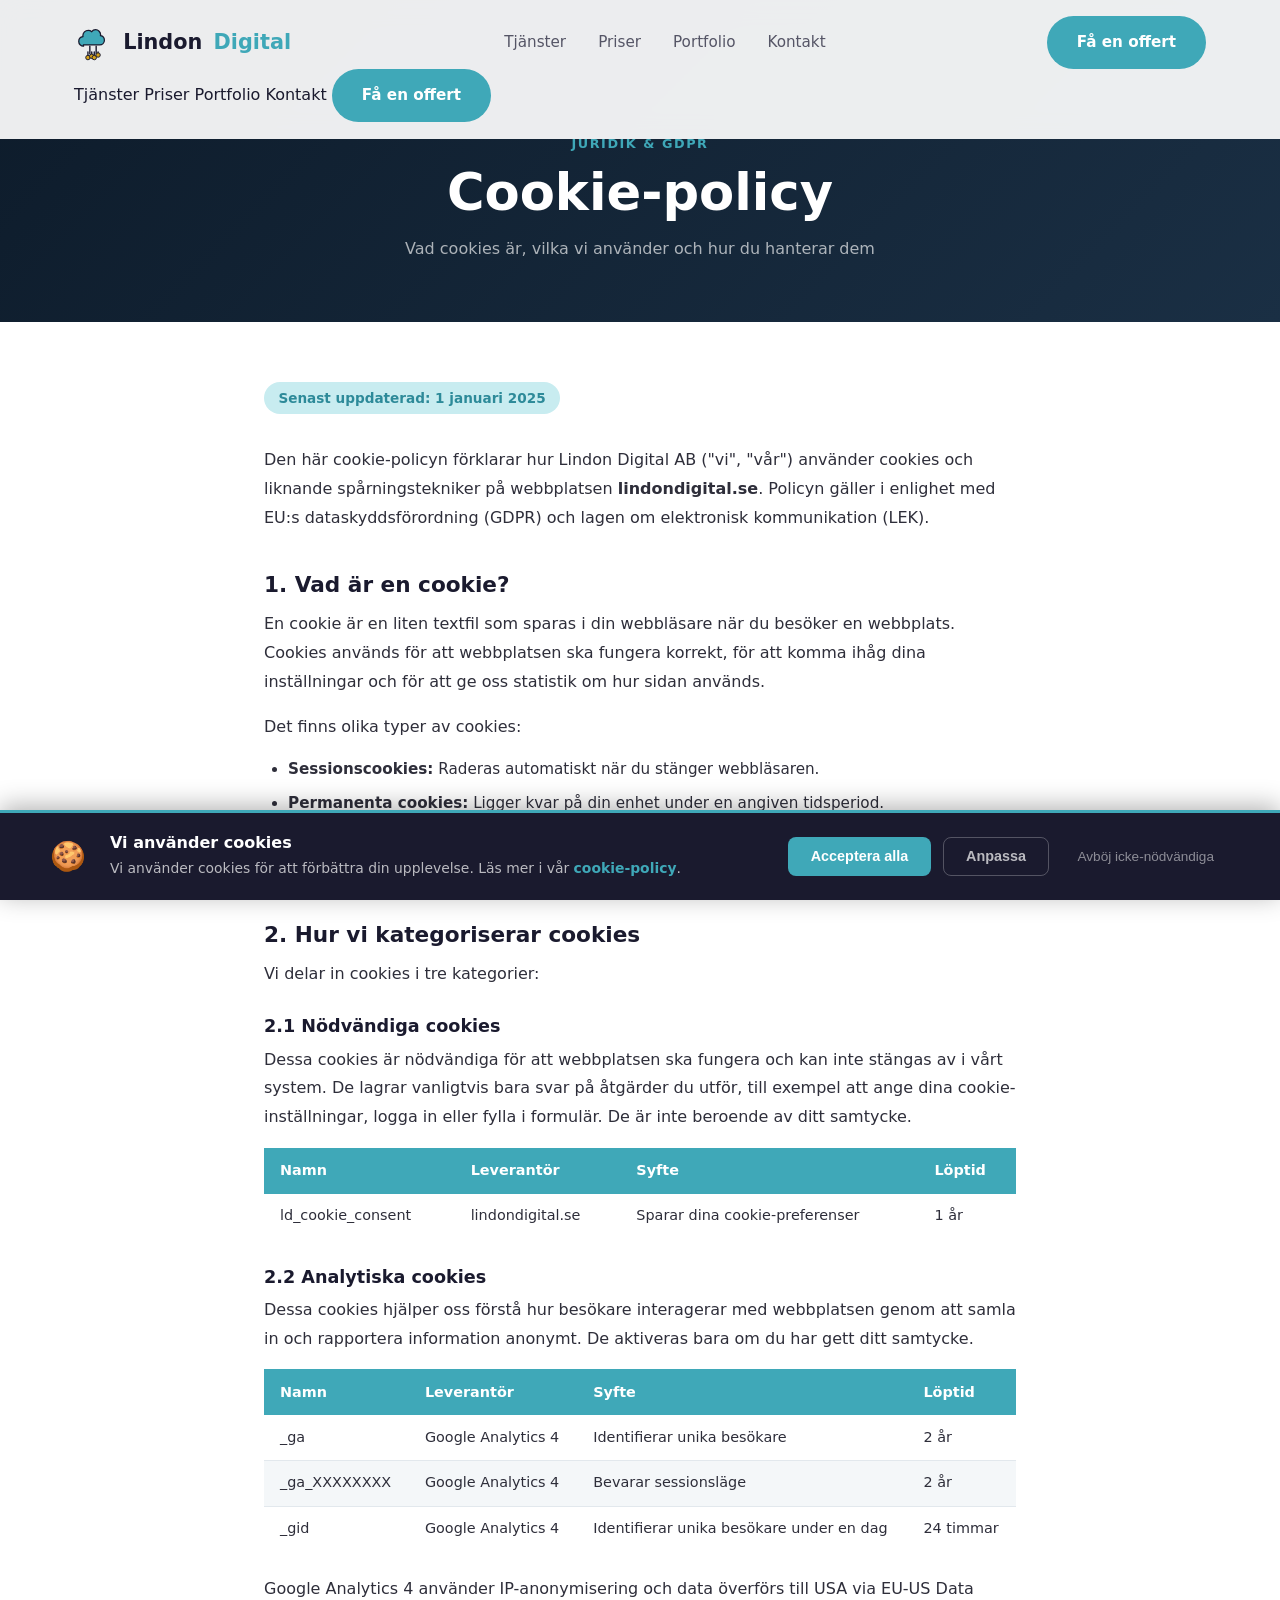
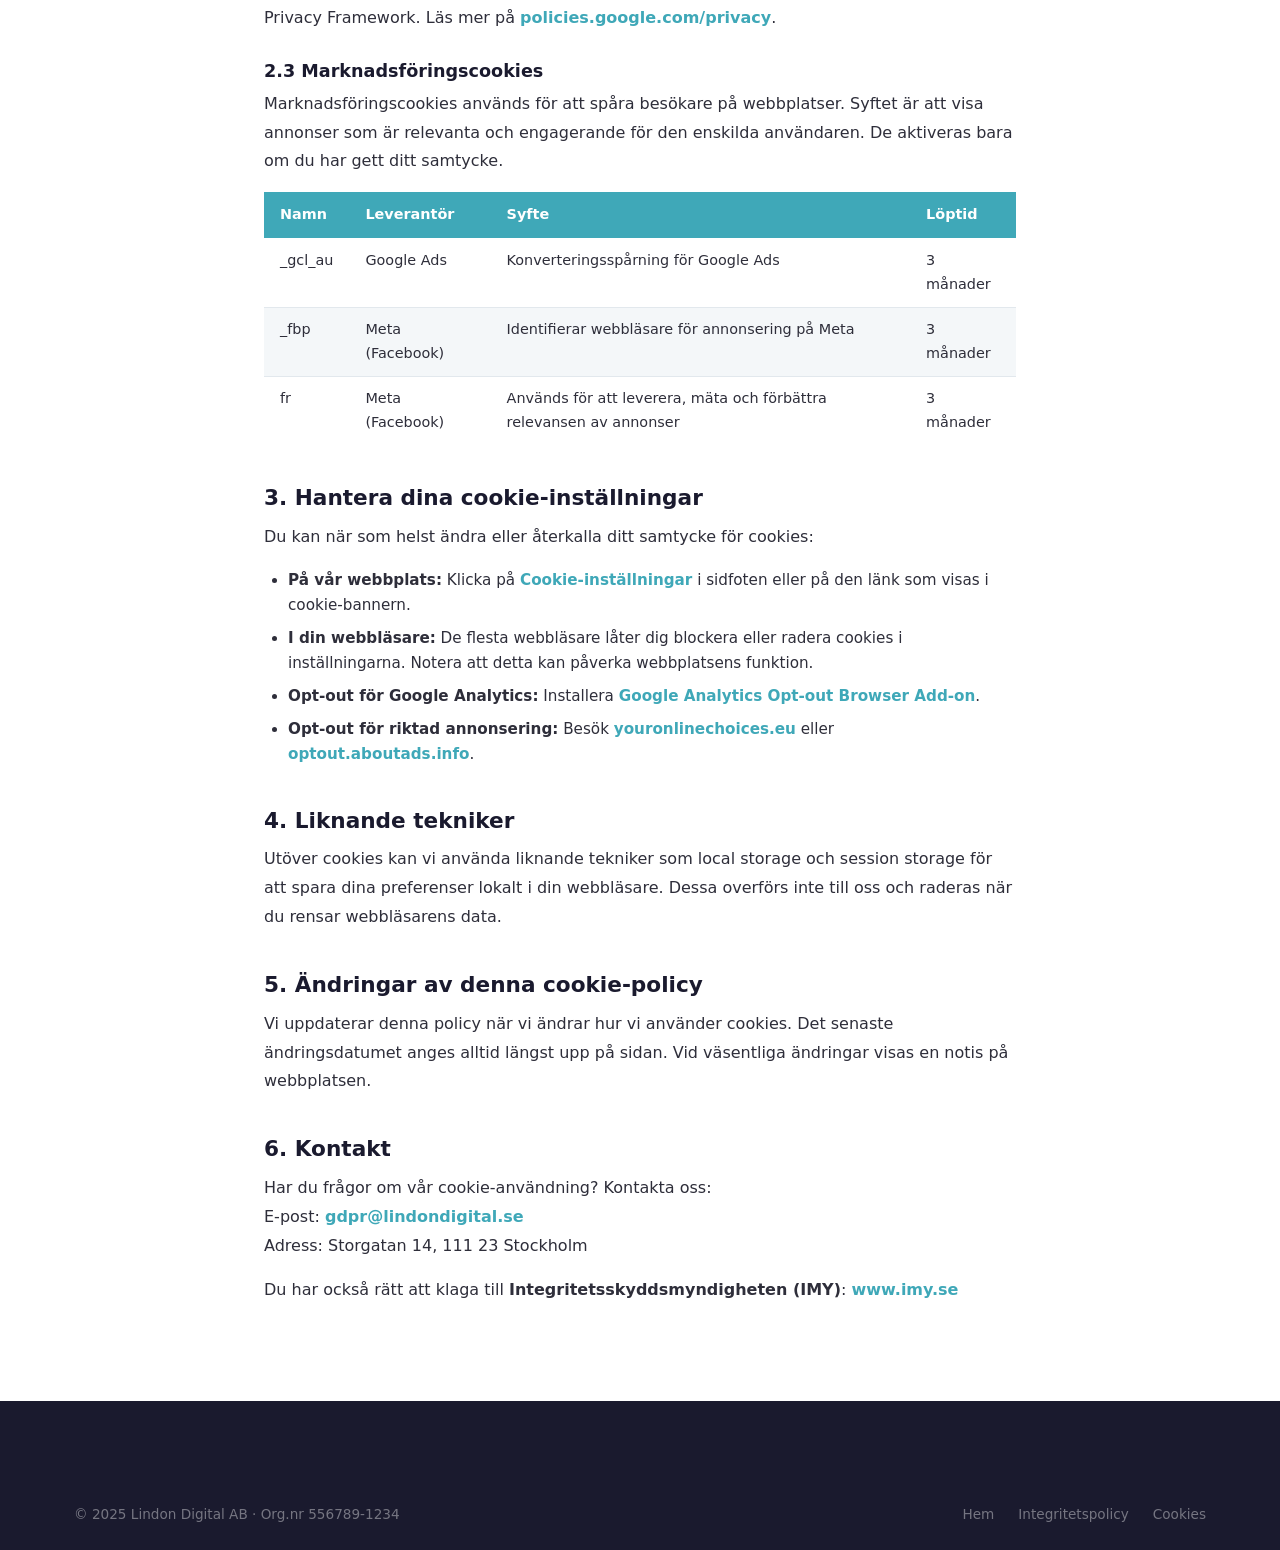
<file: cookiepolicy.html>
<!DOCTYPE html>
<html lang="sv">
<head>
  <meta charset="UTF-8">
  <meta name="viewport" content="width=device-width, initial-scale=1.0">
  <meta name="description" content="Cookie-policy för Lindon Digital AB – vilka cookies vi använder och varför.">
  <meta name="robots" content="noindex, follow">
  <title>Cookie-policy – Lindon Digital</title>
  <link rel="stylesheet" href="assets/css/style.css">
  <link rel="icon" type="image/svg+xml" href="data:image/svg+xml,<svg xmlns='http://www.w3.org/2000/svg' viewBox='0 0 100 100'><text y='.9em' font-size='90'>☁️</text></svg>">
</head>
<body>

<!-- NAVBAR -->
<nav class="navbar" role="navigation" aria-label="Huvudnavigation">
  <div class="container">
    <div class="nav-inner">
      <a href="index.html" class="nav-logo" aria-label="Lindon Digital – hem">
        <svg viewBox="0 0 60 60" fill="none" xmlns="http://www.w3.org/2000/svg" aria-hidden="true">
          <path d="M15 35C10.8 35 7.5 31.7 7.5 27.5C7.5 23.6 10.3 20.4 14.1 19.8C14 19.4 14 18.9 14 18.5C14 13.8 17.8 10 22.5 10C24.6 10 26.5 10.8 28 12.1C29.3 10.2 31.5 9 34 9C38.4 9 42 12.6 42 17C42 17.4 42 17.8 41.9 18.2C45.4 18.8 48 21.8 48 25.5C48 29.6 44.7 33 40.5 33H15V35Z" fill="#3fa8b8" stroke="#1a1a2e" stroke-width="2"/>
          <path d="M25 35L25 47M22 44L22 52M28 44L28 50M35 35L35 47M32 44L32 52M38 44L38 48" stroke="#1a1a2e" stroke-width="2.2" stroke-linecap="round"/>
          <circle cx="22" cy="53" r="3.5" fill="#d4a017" stroke="#1a1a2e" stroke-width="1.5"/>
          <circle cx="28" cy="51" r="3.5" fill="#d4a017" stroke="#1a1a2e" stroke-width="1.5"/>
          <circle cx="32" cy="53" r="3.5" fill="#d4a017" stroke="#1a1a2e" stroke-width="1.5"/>
          <circle cx="38" cy="49" r="3.5" fill="#d4a017" stroke="#1a1a2e" stroke-width="1.5"/>
        </svg>
        Lindon <span><em>Digital</em></span>
      </a>
      <ul class="nav-links" role="list">
        <li><a href="index.html#tjanster">Tjänster</a></li>
        <li><a href="index.html#priser">Priser</a></li>
        <li><a href="index.html#portfolio">Portfolio</a></li>
        <li><a href="index.html#kontakt">Kontakt</a></li>
      </ul>
      <a href="index.html#kontakt" class="btn btn-primary nav-cta">Få en offert</a>
      <button class="hamburger" aria-label="Öppna meny" aria-expanded="false" aria-controls="nav-mobile">
        <span></span><span></span><span></span>
      </button>
    </div>
    <nav id="nav-mobile" class="nav-mobile" aria-label="Mobilnavigation">
      <a href="index.html#tjanster">Tjänster</a>
      <a href="index.html#priser">Priser</a>
      <a href="index.html#portfolio">Portfolio</a>
      <a href="index.html#kontakt">Kontakt</a>
      <a href="index.html#kontakt" class="btn btn-primary">Få en offert</a>
    </nav>
  </div>
</nav>

<!-- HERO -->
<div class="policy-hero">
  <div class="container">
    <span class="section-label">Juridik & GDPR</span>
    <h1>Cookie-policy</h1>
    <p>Vad cookies är, vilka vi använder och hur du hanterar dem</p>
  </div>
</div>

<!-- CONTENT -->
<div class="policy-content">
  <span class="last-updated">Senast uppdaterad: 1 januari 2025</span>

  <p>Den här cookie-policyn förklarar hur Lindon Digital AB ("vi", "vår") använder cookies och liknande spårningstekniker på webbplatsen <strong>lindondigital.se</strong>. Policyn gäller i enlighet med EU:s dataskyddsförordning (GDPR) och lagen om elektronisk kommunikation (LEK).</p>

  <h2>1. Vad är en cookie?</h2>
  <p>En cookie är en liten textfil som sparas i din webbläsare när du besöker en webbplats. Cookies används för att webbplatsen ska fungera korrekt, för att komma ihåg dina inställningar och för att ge oss statistik om hur sidan används.</p>
  <p>Det finns olika typer av cookies:</p>
  <ul>
    <li><strong>Sessionscookies:</strong> Raderas automatiskt när du stänger webbläsaren.</li>
    <li><strong>Permanenta cookies:</strong> Ligger kvar på din enhet under en angiven tidsperiod.</li>
    <li><strong>Förstapartscookies:</strong> Sätts av oss (lindondigital.se).</li>
    <li><strong>Tredjepartscookies:</strong> Sätts av externa tjänster, t.ex. Google eller Meta.</li>
  </ul>

  <h2>2. Hur vi kategoriserar cookies</h2>
  <p>Vi delar in cookies i tre kategorier:</p>

  <h3>2.1 Nödvändiga cookies</h3>
  <p>Dessa cookies är nödvändiga för att webbplatsen ska fungera och kan inte stängas av i vårt system. De lagrar vanligtvis bara svar på åtgärder du utför, till exempel att ange dina cookie-inställningar, logga in eller fylla i formulär. De är inte beroende av ditt samtycke.</p>

  <table class="policy-table">
    <thead>
      <tr><th>Namn</th><th>Leverantör</th><th>Syfte</th><th>Löptid</th></tr>
    </thead>
    <tbody>
      <tr>
        <td>ld_cookie_consent</td>
        <td>lindondigital.se</td>
        <td>Sparar dina cookie-preferenser</td>
        <td>1 år</td>
      </tr>
    </tbody>
  </table>

  <h3>2.2 Analytiska cookies</h3>
  <p>Dessa cookies hjälper oss förstå hur besökare interagerar med webbplatsen genom att samla in och rapportera information anonymt. De aktiveras bara om du har gett ditt samtycke.</p>

  <table class="policy-table">
    <thead>
      <tr><th>Namn</th><th>Leverantör</th><th>Syfte</th><th>Löptid</th></tr>
    </thead>
    <tbody>
      <tr>
        <td>_ga</td>
        <td>Google Analytics 4</td>
        <td>Identifierar unika besökare</td>
        <td>2 år</td>
      </tr>
      <tr>
        <td>_ga_XXXXXXXX</td>
        <td>Google Analytics 4</td>
        <td>Bevarar sessionsläge</td>
        <td>2 år</td>
      </tr>
      <tr>
        <td>_gid</td>
        <td>Google Analytics 4</td>
        <td>Identifierar unika besökare under en dag</td>
        <td>24 timmar</td>
      </tr>
    </tbody>
  </table>

  <p>Google Analytics 4 använder IP-anonymisering och data överförs till USA via EU-US Data Privacy Framework. Läs mer på <a href="https://policies.google.com/privacy" target="_blank" rel="noopener">policies.google.com/privacy</a>.</p>

  <h3>2.3 Marknadsföringscookies</h3>
  <p>Marknadsföringscookies används för att spåra besökare på webbplatser. Syftet är att visa annonser som är relevanta och engagerande för den enskilda användaren. De aktiveras bara om du har gett ditt samtycke.</p>

  <table class="policy-table">
    <thead>
      <tr><th>Namn</th><th>Leverantör</th><th>Syfte</th><th>Löptid</th></tr>
    </thead>
    <tbody>
      <tr>
        <td>_gcl_au</td>
        <td>Google Ads</td>
        <td>Konverteringsspårning för Google Ads</td>
        <td>3 månader</td>
      </tr>
      <tr>
        <td>_fbp</td>
        <td>Meta (Facebook)</td>
        <td>Identifierar webbläsare för annonsering på Meta</td>
        <td>3 månader</td>
      </tr>
      <tr>
        <td>fr</td>
        <td>Meta (Facebook)</td>
        <td>Används för att leverera, mäta och förbättra relevansen av annonser</td>
        <td>3 månader</td>
      </tr>
    </tbody>
  </table>

  <h2>3. Hantera dina cookie-inställningar</h2>
  <p>Du kan när som helst ändra eller återkalla ditt samtycke för cookies:</p>
  <ul>
    <li><strong>På vår webbplats:</strong> Klicka på <a href="#" class="open-cookie-settings">Cookie-inställningar</a> i sidfoten eller på den länk som visas i cookie-bannern.</li>
    <li><strong>I din webbläsare:</strong> De flesta webbläsare låter dig blockera eller radera cookies i inställningarna. Notera att detta kan påverka webbplatsens funktion.</li>
    <li><strong>Opt-out för Google Analytics:</strong> Installera <a href="https://tools.google.com/dlpage/gaoptout" target="_blank" rel="noopener">Google Analytics Opt-out Browser Add-on</a>.</li>
    <li><strong>Opt-out för riktad annonsering:</strong> Besök <a href="https://www.youronlinechoices.eu" target="_blank" rel="noopener">youronlinechoices.eu</a> eller <a href="https://optout.aboutads.info" target="_blank" rel="noopener">optout.aboutads.info</a>.</li>
  </ul>

  <h2>4. Liknande tekniker</h2>
  <p>Utöver cookies kan vi använda liknande tekniker som local storage och session storage för att spara dina preferenser lokalt i din webbläsare. Dessa overförs inte till oss och raderas när du rensar webbläsarens data.</p>

  <h2>5. Ändringar av denna cookie-policy</h2>
  <p>Vi uppdaterar denna policy när vi ändrar hur vi använder cookies. Det senaste ändringsdatumet anges alltid längst upp på sidan. Vid väsentliga ändringar visas en notis på webbplatsen.</p>

  <h2>6. Kontakt</h2>
  <p>Har du frågor om vår cookie-användning? Kontakta oss:<br>
  E-post: <a href="mailto:gdpr@lindondigital.se">gdpr@lindondigital.se</a><br>
  Adress: Storgatan 14, 111 23 Stockholm</p>

  <p>Du har också rätt att klaga till <strong>Integritetsskyddsmyndigheten (IMY)</strong>: <a href="https://www.imy.se" target="_blank" rel="noopener">www.imy.se</a></p>
</div>

<!-- FOOTER -->
<footer>
  <div class="container">
    <div class="footer-bottom" style="padding-top:2rem;">
      <p>© 2025 Lindon Digital AB · Org.nr 556789-1234</p>
      <div class="footer-bottom-links">
        <a href="index.html">Hem</a>
        <a href="integritetspolicy.html">Integritetspolicy</a>
        <a href="cookiepolicy.html">Cookies</a>
      </div>
    </div>
  </div>
</footer>

<!-- COOKIE BANNER -->
<div class="cookie-banner" role="dialog" aria-live="polite" aria-label="Cookie-meddelande">
  <div class="cookie-inner">
    <span class="cookie-icon" aria-hidden="true">🍪</span>
    <div class="cookie-text">
      <h4>Vi använder cookies</h4>
      <p>Vi använder cookies för att förbättra din upplevelse. Läs mer i vår <a href="cookiepolicy.html">cookie-policy</a>.</p>
    </div>
    <div class="cookie-actions">
      <button class="cookie-accept">Acceptera alla</button>
      <button class="cookie-settings">Anpassa</button>
      <button class="cookie-reject">Avböj icke-nödvändiga</button>
    </div>
  </div>
</div>

<div class="cookie-modal-overlay" role="dialog" aria-modal="true" aria-label="Cookie-inställningar">
  <div class="cookie-modal">
    <h3>🍪 Cookie-inställningar</h3>
    <p>Välj vilka cookies du tillåter.</p>
    <div class="cookie-category">
      <div class="cookie-cat-header">
        <h4>Nödvändiga cookies</h4>
        <label class="toggle-switch">
          <input type="checkbox" checked disabled>
          <span class="slider"></span>
        </label>
      </div>
      <p class="cookie-cat-desc">Alltid aktiva – krävs för webbplatsens funktion.</p>
    </div>
    <div class="cookie-category">
      <div class="cookie-cat-header">
        <h4>Analytiska cookies</h4>
        <label class="toggle-switch">
          <input type="checkbox" id="toggle-analytics" checked>
          <span class="slider"></span>
        </label>
      </div>
      <p class="cookie-cat-desc">Anonym statistik via Google Analytics 4.</p>
    </div>
    <div class="cookie-category">
      <div class="cookie-cat-header">
        <h4>Marknadsföringscookies</h4>
        <label class="toggle-switch">
          <input type="checkbox" id="toggle-marketing">
          <span class="slider"></span>
        </label>
      </div>
      <p class="cookie-cat-desc">Riktad annonsering via Google Ads och Meta.</p>
    </div>
    <div class="cookie-modal-actions">
      <button class="btn btn-outline" id="save-cookie-settings">Spara</button>
      <button class="btn btn-primary" id="accept-all-cookies">Acceptera alla</button>
    </div>
  </div>
</div>

<button class="back-to-top" aria-label="Tillbaka till toppen">
  <svg width="20" height="20" viewBox="0 0 20 20" fill="none" aria-hidden="true">
    <path d="M10 15V5M5 10l5-5 5 5" stroke="white" stroke-width="2" stroke-linecap="round" stroke-linejoin="round"/>
  </svg>
</button>

<script src="assets/js/app.js"></script>
</body>
</html>
</file>
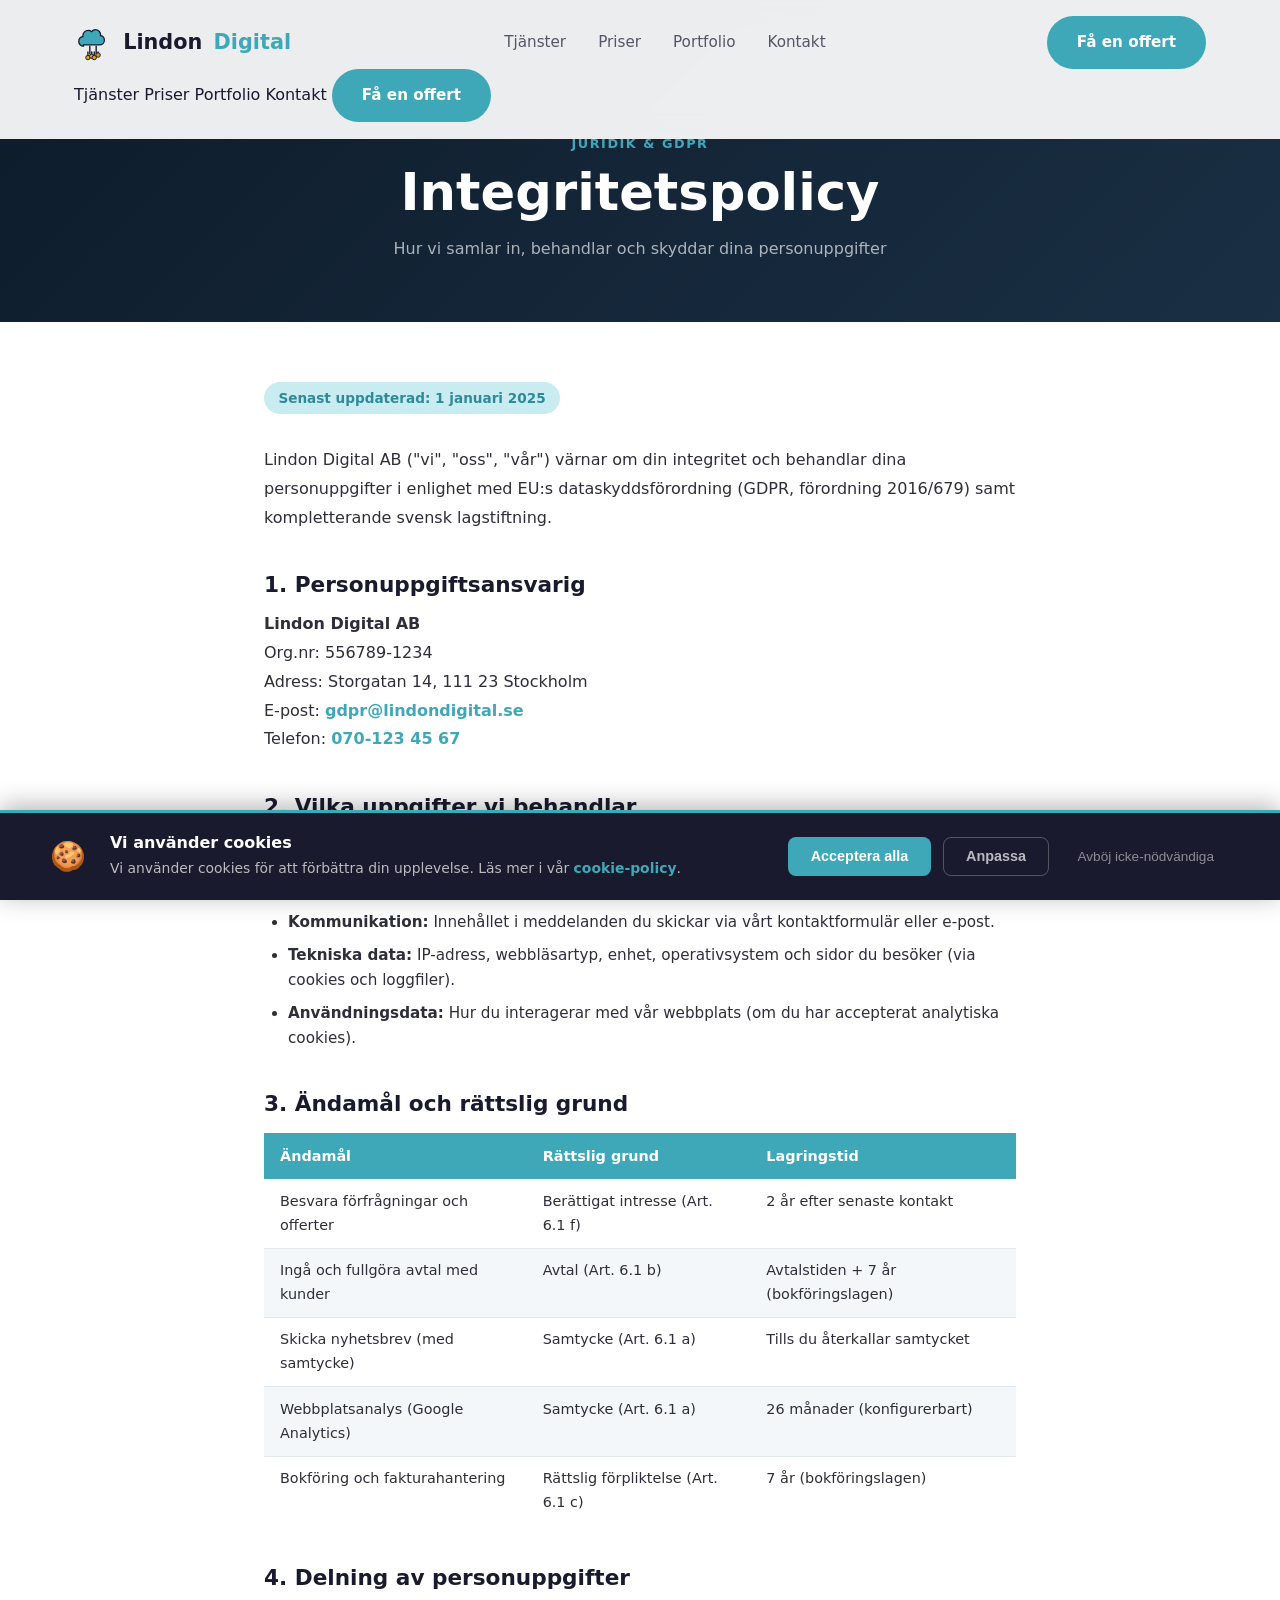
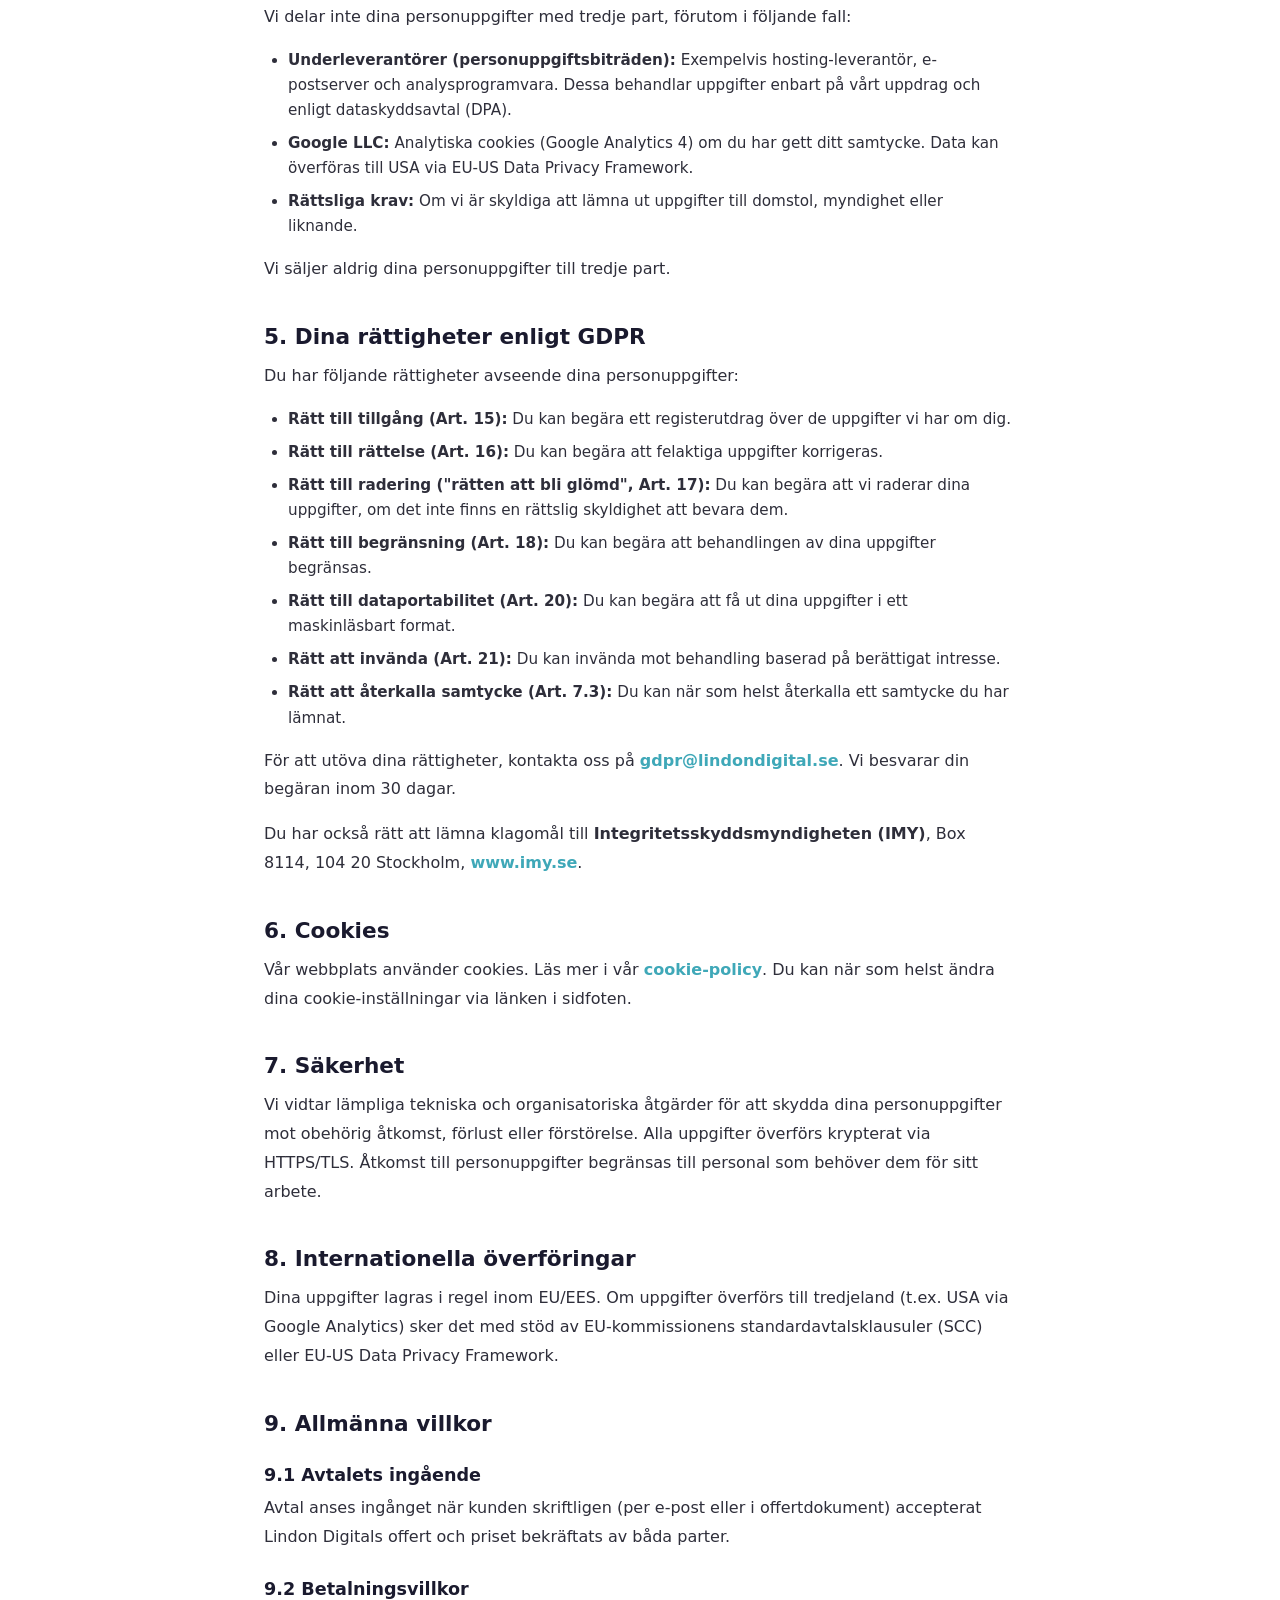
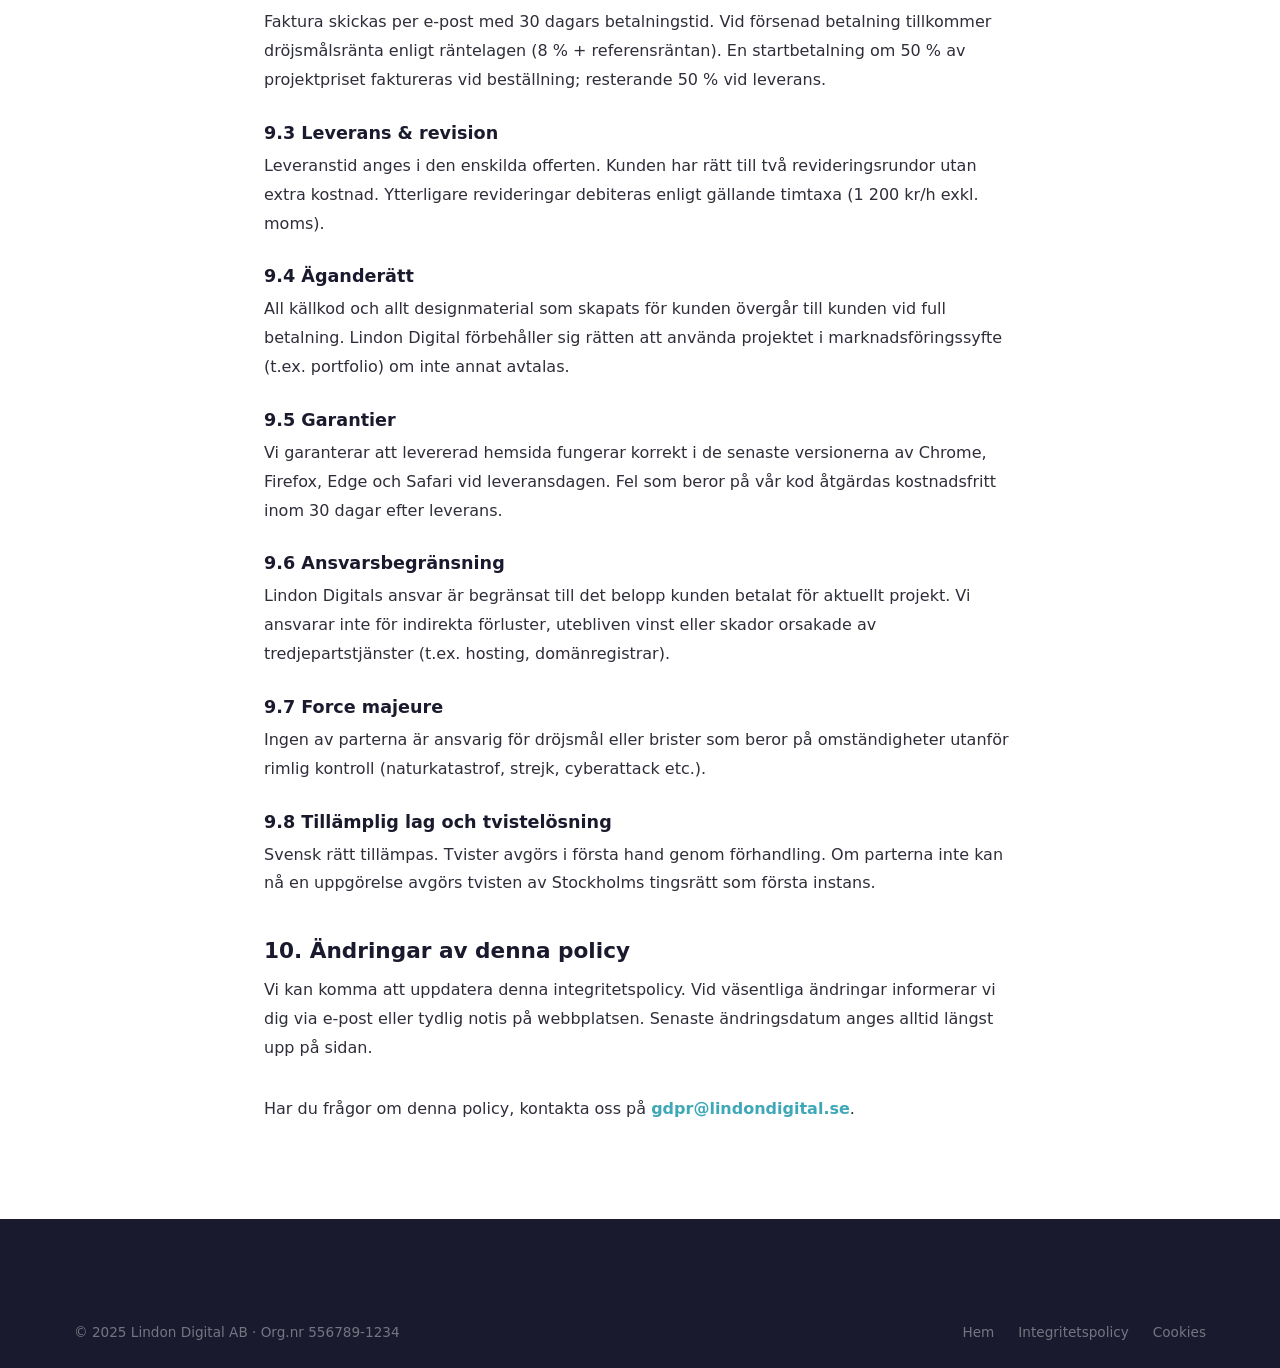
<file: integritetspolicy.html>
<!DOCTYPE html>
<html lang="sv">
<head>
  <meta charset="UTF-8">
  <meta name="viewport" content="width=device-width, initial-scale=1.0">
  <meta name="description" content="Integritetspolicy, GDPR-information och allmänna villkor för Lindon Digital AB.">
  <meta name="robots" content="noindex, follow">
  <title>Integritetspolicy & GDPR – Lindon Digital</title>
  <link rel="stylesheet" href="assets/css/style.css">
  <link rel="icon" type="image/svg+xml" href="data:image/svg+xml,<svg xmlns='http://www.w3.org/2000/svg' viewBox='0 0 100 100'><text y='.9em' font-size='90'>☁️</text></svg>">
</head>
<body>

<!-- NAVBAR -->
<nav class="navbar" role="navigation" aria-label="Huvudnavigation">
  <div class="container">
    <div class="nav-inner">
      <a href="index.html" class="nav-logo" aria-label="Lindon Digital – hem">
        <svg viewBox="0 0 60 60" fill="none" xmlns="http://www.w3.org/2000/svg" aria-hidden="true">
          <path d="M15 35C10.8 35 7.5 31.7 7.5 27.5C7.5 23.6 10.3 20.4 14.1 19.8C14 19.4 14 18.9 14 18.5C14 13.8 17.8 10 22.5 10C24.6 10 26.5 10.8 28 12.1C29.3 10.2 31.5 9 34 9C38.4 9 42 12.6 42 17C42 17.4 42 17.8 41.9 18.2C45.4 18.8 48 21.8 48 25.5C48 29.6 44.7 33 40.5 33H15V35Z" fill="#3fa8b8" stroke="#1a1a2e" stroke-width="2"/>
          <path d="M25 35L25 47M22 44L22 52M28 44L28 50M35 35L35 47M32 44L32 52M38 44L38 48" stroke="#1a1a2e" stroke-width="2.2" stroke-linecap="round"/>
          <circle cx="22" cy="53" r="3.5" fill="#d4a017" stroke="#1a1a2e" stroke-width="1.5"/>
          <circle cx="28" cy="51" r="3.5" fill="#d4a017" stroke="#1a1a2e" stroke-width="1.5"/>
          <circle cx="32" cy="53" r="3.5" fill="#d4a017" stroke="#1a1a2e" stroke-width="1.5"/>
          <circle cx="38" cy="49" r="3.5" fill="#d4a017" stroke="#1a1a2e" stroke-width="1.5"/>
        </svg>
        Lindon <span><em>Digital</em></span>
      </a>
      <ul class="nav-links" role="list">
        <li><a href="index.html#tjanster">Tjänster</a></li>
        <li><a href="index.html#priser">Priser</a></li>
        <li><a href="index.html#portfolio">Portfolio</a></li>
        <li><a href="index.html#kontakt">Kontakt</a></li>
      </ul>
      <a href="index.html#kontakt" class="btn btn-primary nav-cta">Få en offert</a>
      <button class="hamburger" aria-label="Öppna meny" aria-expanded="false" aria-controls="nav-mobile">
        <span></span><span></span><span></span>
      </button>
    </div>
    <nav id="nav-mobile" class="nav-mobile" aria-label="Mobilnavigation">
      <a href="index.html#tjanster">Tjänster</a>
      <a href="index.html#priser">Priser</a>
      <a href="index.html#portfolio">Portfolio</a>
      <a href="index.html#kontakt">Kontakt</a>
      <a href="index.html#kontakt" class="btn btn-primary">Få en offert</a>
    </nav>
  </div>
</nav>

<!-- HERO -->
<div class="policy-hero">
  <div class="container">
    <span class="section-label">Juridik & GDPR</span>
    <h1>Integritetspolicy</h1>
    <p>Hur vi samlar in, behandlar och skyddar dina personuppgifter</p>
  </div>
</div>

<!-- CONTENT -->
<div class="policy-content">
  <span class="last-updated">Senast uppdaterad: 1 januari 2025</span>

  <p>Lindon Digital AB ("vi", "oss", "vår") värnar om din integritet och behandlar dina personuppgifter i enlighet med EU:s dataskyddsförordning (GDPR, förordning 2016/679) samt kompletterande svensk lagstiftning.</p>

  <h2>1. Personuppgiftsansvarig</h2>
  <p><strong>Lindon Digital AB</strong><br>
  Org.nr: 556789-1234<br>
  Adress: Storgatan 14, 111 23 Stockholm<br>
  E-post: <a href="mailto:gdpr@lindondigital.se">gdpr@lindondigital.se</a><br>
  Telefon: <a href="tel:+46701234567">070-123 45 67</a></p>

  <h2>2. Vilka uppgifter vi behandlar</h2>
  <p>Vi behandlar följande kategorier av personuppgifter:</p>
  <ul>
    <li><strong>Kontaktuppgifter:</strong> Namn, e-postadress, telefonnummer och företagsnamn.</li>
    <li><strong>Kommunikation:</strong> Innehållet i meddelanden du skickar via vårt kontaktformulär eller e-post.</li>
    <li><strong>Tekniska data:</strong> IP-adress, webbläsartyp, enhet, operativsystem och sidor du besöker (via cookies och loggfiler).</li>
    <li><strong>Användningsdata:</strong> Hur du interagerar med vår webbplats (om du har accepterat analytiska cookies).</li>
  </ul>

  <h2>3. Ändamål och rättslig grund</h2>
  <table class="policy-table">
    <thead>
      <tr>
        <th>Ändamål</th>
        <th>Rättslig grund</th>
        <th>Lagringstid</th>
      </tr>
    </thead>
    <tbody>
      <tr>
        <td>Besvara förfrågningar och offerter</td>
        <td>Berättigat intresse (Art. 6.1 f)</td>
        <td>2 år efter senaste kontakt</td>
      </tr>
      <tr>
        <td>Ingå och fullgöra avtal med kunder</td>
        <td>Avtal (Art. 6.1 b)</td>
        <td>Avtalstiden + 7 år (bokföringslagen)</td>
      </tr>
      <tr>
        <td>Skicka nyhetsbrev (med samtycke)</td>
        <td>Samtycke (Art. 6.1 a)</td>
        <td>Tills du återkallar samtycket</td>
      </tr>
      <tr>
        <td>Webbplatsanalys (Google Analytics)</td>
        <td>Samtycke (Art. 6.1 a)</td>
        <td>26 månader (konfigurerbart)</td>
      </tr>
      <tr>
        <td>Bokföring och fakturahantering</td>
        <td>Rättslig förpliktelse (Art. 6.1 c)</td>
        <td>7 år (bokföringslagen)</td>
      </tr>
    </tbody>
  </table>

  <h2>4. Delning av personuppgifter</h2>
  <p>Vi delar inte dina personuppgifter med tredje part, förutom i följande fall:</p>
  <ul>
    <li><strong>Underleverantörer (personuppgiftsbiträden):</strong> Exempelvis hosting-leverantör, e-postserver och analysprogramvara. Dessa behandlar uppgifter enbart på vårt uppdrag och enligt dataskyddsavtal (DPA).</li>
    <li><strong>Google LLC:</strong> Analytiska cookies (Google Analytics 4) om du har gett ditt samtycke. Data kan överföras till USA via EU-US Data Privacy Framework.</li>
    <li><strong>Rättsliga krav:</strong> Om vi är skyldiga att lämna ut uppgifter till domstol, myndighet eller liknande.</li>
  </ul>
  <p>Vi säljer aldrig dina personuppgifter till tredje part.</p>

  <h2 id="gdpr">5. Dina rättigheter enligt GDPR</h2>
  <p>Du har följande rättigheter avseende dina personuppgifter:</p>
  <ul>
    <li><strong>Rätt till tillgång (Art. 15):</strong> Du kan begära ett registerutdrag över de uppgifter vi har om dig.</li>
    <li><strong>Rätt till rättelse (Art. 16):</strong> Du kan begära att felaktiga uppgifter korrigeras.</li>
    <li><strong>Rätt till radering ("rätten att bli glömd", Art. 17):</strong> Du kan begära att vi raderar dina uppgifter, om det inte finns en rättslig skyldighet att bevara dem.</li>
    <li><strong>Rätt till begränsning (Art. 18):</strong> Du kan begära att behandlingen av dina uppgifter begränsas.</li>
    <li><strong>Rätt till dataportabilitet (Art. 20):</strong> Du kan begära att få ut dina uppgifter i ett maskinläsbart format.</li>
    <li><strong>Rätt att invända (Art. 21):</strong> Du kan invända mot behandling baserad på berättigat intresse.</li>
    <li><strong>Rätt att återkalla samtycke (Art. 7.3):</strong> Du kan när som helst återkalla ett samtycke du har lämnat.</li>
  </ul>
  <p>För att utöva dina rättigheter, kontakta oss på <a href="mailto:gdpr@lindondigital.se">gdpr@lindondigital.se</a>. Vi besvarar din begäran inom 30 dagar.</p>
  <p>Du har också rätt att lämna klagomål till <strong>Integritetsskyddsmyndigheten (IMY)</strong>, Box 8114, 104 20 Stockholm, <a href="https://www.imy.se" target="_blank" rel="noopener">www.imy.se</a>.</p>

  <h2>6. Cookies</h2>
  <p>Vår webbplats använder cookies. Läs mer i vår <a href="cookiepolicy.html">cookie-policy</a>. Du kan när som helst ändra dina cookie-inställningar via länken i sidfoten.</p>

  <h2>7. Säkerhet</h2>
  <p>Vi vidtar lämpliga tekniska och organisatoriska åtgärder för att skydda dina personuppgifter mot obehörig åtkomst, förlust eller förstörelse. Alla uppgifter överförs krypterat via HTTPS/TLS. Åtkomst till personuppgifter begränsas till personal som behöver dem för sitt arbete.</p>

  <h2>8. Internationella överföringar</h2>
  <p>Dina uppgifter lagras i regel inom EU/EES. Om uppgifter överförs till tredjeland (t.ex. USA via Google Analytics) sker det med stöd av EU-kommissionens standardavtalsklausuler (SCC) eller EU-US Data Privacy Framework.</p>

  <h2 id="villkor">9. Allmänna villkor</h2>
  <h3>9.1 Avtalets ingående</h3>
  <p>Avtal anses ingånget när kunden skriftligen (per e-post eller i offertdokument) accepterat Lindon Digitals offert och priset bekräftats av båda parter.</p>

  <h3>9.2 Betalningsvillkor</h3>
  <p>Faktura skickas per e-post med 30 dagars betalningstid. Vid försenad betalning tillkommer dröjsmålsränta enligt räntelagen (8 % + referensräntan). En startbetalning om 50 % av projektpriset faktureras vid beställning; resterande 50 % vid leverans.</p>

  <h3>9.3 Leverans & revision</h3>
  <p>Leveranstid anges i den enskilda offerten. Kunden har rätt till två revideringsrundor utan extra kostnad. Ytterligare revideringar debiteras enligt gällande timtaxa (1 200 kr/h exkl. moms).</p>

  <h3>9.4 Äganderätt</h3>
  <p>All källkod och allt designmaterial som skapats för kunden övergår till kunden vid full betalning. Lindon Digital förbehåller sig rätten att använda projektet i marknadsföringssyfte (t.ex. portfolio) om inte annat avtalas.</p>

  <h3>9.5 Garantier</h3>
  <p>Vi garanterar att levererad hemsida fungerar korrekt i de senaste versionerna av Chrome, Firefox, Edge och Safari vid leveransdagen. Fel som beror på vår kod åtgärdas kostnadsfritt inom 30 dagar efter leverans.</p>

  <h3>9.6 Ansvarsbegränsning</h3>
  <p>Lindon Digitals ansvar är begränsat till det belopp kunden betalat för aktuellt projekt. Vi ansvarar inte för indirekta förluster, utebliven vinst eller skador orsakade av tredjepartstjänster (t.ex. hosting, domänregistrar).</p>

  <h3>9.7 Force majeure</h3>
  <p>Ingen av parterna är ansvarig för dröjsmål eller brister som beror på omständigheter utanför rimlig kontroll (naturkatastrof, strejk, cyberattack etc.).</p>

  <h3>9.8 Tillämplig lag och tvistelösning</h3>
  <p>Svensk rätt tillämpas. Tvister avgörs i första hand genom förhandling. Om parterna inte kan nå en uppgörelse avgörs tvisten av Stockholms tingsrätt som första instans.</p>

  <h2>10. Ändringar av denna policy</h2>
  <p>Vi kan komma att uppdatera denna integritetspolicy. Vid väsentliga ändringar informerar vi dig via e-post eller tydlig notis på webbplatsen. Senaste ändringsdatum anges alltid längst upp på sidan.</p>

  <p style="margin-top:2rem;">Har du frågor om denna policy, kontakta oss på <a href="mailto:gdpr@lindondigital.se">gdpr@lindondigital.se</a>.</p>
</div>

<!-- FOOTER -->
<footer>
  <div class="container">
    <div class="footer-bottom" style="padding-top:2rem;">
      <p>© 2025 Lindon Digital AB · Org.nr 556789-1234</p>
      <div class="footer-bottom-links">
        <a href="index.html">Hem</a>
        <a href="integritetspolicy.html">Integritetspolicy</a>
        <a href="cookiepolicy.html">Cookies</a>
      </div>
    </div>
  </div>
</footer>

<!-- COOKIE BANNER -->
<div class="cookie-banner" role="dialog" aria-live="polite" aria-label="Cookie-meddelande">
  <div class="cookie-inner">
    <span class="cookie-icon" aria-hidden="true">🍪</span>
    <div class="cookie-text">
      <h4>Vi använder cookies</h4>
      <p>Vi använder cookies för att förbättra din upplevelse. Läs mer i vår <a href="cookiepolicy.html">cookie-policy</a>.</p>
    </div>
    <div class="cookie-actions">
      <button class="cookie-accept">Acceptera alla</button>
      <button class="cookie-settings">Anpassa</button>
      <button class="cookie-reject">Avböj icke-nödvändiga</button>
    </div>
  </div>
</div>

<div class="cookie-modal-overlay" role="dialog" aria-modal="true" aria-label="Cookie-inställningar">
  <div class="cookie-modal">
    <h3>🍪 Cookie-inställningar</h3>
    <p>Välj vilka cookies du tillåter.</p>
    <div class="cookie-category">
      <div class="cookie-cat-header">
        <h4>Nödvändiga cookies</h4>
        <label class="toggle-switch">
          <input type="checkbox" checked disabled>
          <span class="slider"></span>
        </label>
      </div>
      <p class="cookie-cat-desc">Alltid aktiva – krävs för webbplatsens funktion.</p>
    </div>
    <div class="cookie-category">
      <div class="cookie-cat-header">
        <h4>Analytiska cookies</h4>
        <label class="toggle-switch">
          <input type="checkbox" id="toggle-analytics" checked>
          <span class="slider"></span>
        </label>
      </div>
      <p class="cookie-cat-desc">Anonym statistik via Google Analytics 4.</p>
    </div>
    <div class="cookie-category">
      <div class="cookie-cat-header">
        <h4>Marknadsföringscookies</h4>
        <label class="toggle-switch">
          <input type="checkbox" id="toggle-marketing">
          <span class="slider"></span>
        </label>
      </div>
      <p class="cookie-cat-desc">Riktad annonsering via Google Ads och Meta.</p>
    </div>
    <div class="cookie-modal-actions">
      <button class="btn btn-outline" id="save-cookie-settings">Spara</button>
      <button class="btn btn-primary" id="accept-all-cookies">Acceptera alla</button>
    </div>
  </div>
</div>

<button class="back-to-top" aria-label="Tillbaka till toppen">
  <svg width="20" height="20" viewBox="0 0 20 20" fill="none" aria-hidden="true">
    <path d="M10 15V5M5 10l5-5 5 5" stroke="white" stroke-width="2" stroke-linecap="round" stroke-linejoin="round"/>
  </svg>
</button>

<script src="assets/js/app.js"></script>
</body>
</html>
</file>
<file: assets/css/style.css>
/* ===================================================
   Lindon Digital – Swedish Web Agency
   Main Stylesheet
   =================================================== */

/* ---------- Reset & Base ---------- */
*, *::before, *::after { box-sizing: border-box; margin: 0; padding: 0; }

:root {
  --teal:       #3fa8b8;
  --teal-dark:  #2d8a99;
  --teal-light: #c8ecf0;
  --gold:       #d4a017;
  --gold-light: #f5e199;
  --dark:       #1a1a2e;
  --grey-dark:  #2e2e3a;
  --grey:       #555566;
  --grey-light: #f4f7f9;
  --white:      #ffffff;
  --border:     #e2e8ed;
  --shadow:     0 4px 24px rgba(0,0,0,.10);
  --radius:     12px;
  --transition: .25s ease;
}

html { scroll-behavior: smooth; font-size: 16px; }

body {
  font-family: 'Segoe UI', system-ui, -apple-system, sans-serif;
  color: var(--dark);
  background: var(--white);
  line-height: 1.65;
}

img { max-width: 100%; height: auto; display: block; }
a  { color: inherit; text-decoration: none; }
ul { list-style: none; }

.container {
  max-width: 1180px;
  margin: 0 auto;
  padding: 0 24px;
}

/* ---------- Typography ---------- */
h1,h2,h3,h4 { line-height: 1.2; font-weight: 700; }
h1 { font-size: clamp(2rem, 5vw, 3.2rem); }
h2 { font-size: clamp(1.6rem, 3.5vw, 2.4rem); }
h3 { font-size: 1.25rem; }
p  { color: var(--grey); }

.section-label {
  display: inline-block;
  font-size: .8rem;
  font-weight: 700;
  letter-spacing: .12em;
  text-transform: uppercase;
  color: var(--teal);
  margin-bottom: .5rem;
}

.section-title { color: var(--dark); margin-bottom: 1rem; }
.section-desc  { color: var(--grey); max-width: 560px; margin: 0 auto 3rem; text-align: center; }

/* ---------- Buttons ---------- */
.btn {
  display: inline-flex;
  align-items: center;
  gap: .5rem;
  padding: .75rem 1.75rem;
  border-radius: 50px;
  font-weight: 600;
  font-size: .95rem;
  cursor: pointer;
  border: 2px solid transparent;
  transition: background var(--transition), color var(--transition), transform var(--transition), box-shadow var(--transition);
}
.btn:hover { transform: translateY(-2px); box-shadow: 0 8px 20px rgba(0,0,0,.15); }

.btn-primary   { background: var(--teal); color: var(--white); }
.btn-primary:hover { background: var(--teal-dark); }

.btn-outline   { background: transparent; color: var(--teal); border-color: var(--teal); }
.btn-outline:hover { background: var(--teal); color: var(--white); }

.btn-gold      { background: var(--gold); color: var(--white); }
.btn-gold:hover{ background: #b8880e; }

.btn-white     { background: var(--white); color: var(--teal-dark); }
.btn-white:hover { background: var(--teal-light); }

/* ---------- Navigation ---------- */
.navbar {
  position: fixed;
  top: 0; left: 0; right: 0;
  z-index: 1000;
  padding: 1rem 0;
  background: rgba(255,255,255,.92);
  backdrop-filter: blur(12px);
  border-bottom: 1px solid transparent;
  transition: border-color var(--transition), box-shadow var(--transition), padding var(--transition);
}
.navbar.scrolled {
  border-color: var(--border);
  box-shadow: var(--shadow);
  padding: .6rem 0;
}

.nav-inner {
  display: flex;
  align-items: center;
  justify-content: space-between;
}

.nav-logo {
  display: flex;
  align-items: center;
  gap: .7rem;
  font-weight: 800;
  font-size: 1.3rem;
  color: var(--dark);
}
.nav-logo svg { width: 38px; height: 38px; }
.nav-logo span em { color: var(--teal); font-style: normal; }

.nav-links {
  display: flex;
  align-items: center;
  gap: 2rem;
}
.nav-links a {
  font-weight: 500;
  font-size: .95rem;
  color: var(--grey);
  transition: color var(--transition);
  position: relative;
}
.nav-links a::after {
  content: '';
  position: absolute;
  bottom: -3px; left: 0; right: 100%;
  height: 2px;
  background: var(--teal);
  transition: right var(--transition);
}
.nav-links a:hover, .nav-links a.active { color: var(--teal); }
.nav-links a:hover::after, .nav-links a.active::after { right: 0; }

.nav-cta { margin-left: .5rem; }

.hamburger {
  display: none;
  flex-direction: column;
  gap: 5px;
  cursor: pointer;
  background: none;
  border: none;
  padding: 4px;
}
.hamburger span {
  display: block; width: 24px; height: 2px;
  background: var(--dark);
  border-radius: 2px;
  transition: transform var(--transition), opacity var(--transition);
}
.hamburger.open span:nth-child(1) { transform: translateY(7px) rotate(45deg); }
.hamburger.open span:nth-child(2) { opacity: 0; }
.hamburger.open span:nth-child(3) { transform: translateY(-7px) rotate(-45deg); }

/* ---------- Hero ---------- */
.hero {
  min-height: 100vh;
  display: flex;
  align-items: center;
  background: linear-gradient(135deg, #0d1b2a 0%, #1a2f44 50%, #0f3d4a 100%);
  padding: 120px 0 80px;
  overflow: hidden;
  position: relative;
}
.hero::before {
  content: '';
  position: absolute;
  width: 700px; height: 700px;
  border-radius: 50%;
  background: radial-gradient(circle, rgba(63,168,184,.18) 0%, transparent 70%);
  top: -100px; right: -100px;
  pointer-events: none;
}
.hero::after {
  content: '';
  position: absolute;
  width: 400px; height: 400px;
  border-radius: 50%;
  background: radial-gradient(circle, rgba(212,160,23,.10) 0%, transparent 70%);
  bottom: -100px; left: 10%;
  pointer-events: none;
}

.hero-inner {
  display: grid;
  grid-template-columns: 1fr 1fr;
  gap: 4rem;
  align-items: center;
}

.hero-text { position: relative; z-index: 1; }

.hero-badge {
  display: inline-flex;
  align-items: center;
  gap: .5rem;
  background: rgba(63,168,184,.2);
  border: 1px solid rgba(63,168,184,.4);
  color: var(--teal-light);
  font-size: .82rem;
  font-weight: 600;
  letter-spacing: .08em;
  text-transform: uppercase;
  padding: .4rem 1rem;
  border-radius: 50px;
  margin-bottom: 1.5rem;
}
.hero-badge .dot { width: 8px; height: 8px; border-radius: 50%; background: var(--teal); animation: pulse 1.8s infinite; }

@keyframes pulse {
  0%, 100% { opacity: 1; transform: scale(1); }
  50% { opacity: .6; transform: scale(.8); }
}

.hero h1 { color: var(--white); margin-bottom: 1.25rem; }
.hero h1 span { color: var(--teal); }

.hero p {
  color: rgba(255,255,255,.7);
  font-size: 1.1rem;
  max-width: 480px;
  margin-bottom: 2rem;
}

.hero-actions { display: flex; gap: 1rem; flex-wrap: wrap; }

.hero-stats {
  display: flex;
  gap: 2rem;
  margin-top: 3rem;
  padding-top: 2rem;
  border-top: 1px solid rgba(255,255,255,.1);
}
.stat-item strong {
  display: block;
  font-size: 1.8rem;
  font-weight: 800;
  color: var(--white);
}
.stat-item span { font-size: .85rem; color: rgba(255,255,255,.55); }

/* Hero Graphic */
.hero-graphic { position: relative; z-index: 1; }
.hero-card {
  background: rgba(255,255,255,.07);
  border: 1px solid rgba(255,255,255,.12);
  border-radius: 20px;
  padding: 2rem;
  backdrop-filter: blur(8px);
}
.hero-card-top {
  display: flex;
  align-items: center;
  gap: .6rem;
  margin-bottom: 1.2rem;
}
.hero-card-dot { width: 12px; height: 12px; border-radius: 50%; }
.hero-card-dot:nth-child(1) { background: #ff5f57; }
.hero-card-dot:nth-child(2) { background: #febc2e; }
.hero-card-dot:nth-child(3) { background: #28c840; }

.hero-card-body { display: flex; flex-direction: column; gap: .7rem; }
.hero-bar {
  height: 10px;
  border-radius: 5px;
  background: rgba(255,255,255,.12);
  overflow: hidden;
}
.hero-bar-fill {
  height: 100%;
  border-radius: 5px;
  background: linear-gradient(90deg, var(--teal), var(--teal-dark));
  animation: barGrow 2s ease forwards;
}
.hero-bar-fill.gold { background: linear-gradient(90deg, var(--gold), #b8880e); }

@keyframes barGrow {
  from { width: 0; }
}

.hero-metrics {
  display: grid;
  grid-template-columns: 1fr 1fr;
  gap: .8rem;
  margin-top: 1rem;
}
.metric-box {
  background: rgba(255,255,255,.06);
  border: 1px solid rgba(255,255,255,.1);
  border-radius: 10px;
  padding: .9rem;
  text-align: center;
}
.metric-box strong { display: block; font-size: 1.4rem; color: var(--white); }
.metric-box span   { font-size: .78rem; color: rgba(255,255,255,.5); }

/* Floating tags */
.hero-tag {
  position: absolute;
  background: var(--white);
  border-radius: 10px;
  padding: .6rem 1rem;
  font-size: .82rem;
  font-weight: 700;
  color: var(--dark);
  box-shadow: 0 8px 24px rgba(0,0,0,.2);
  display: flex;
  align-items: center;
  gap: .5rem;
  animation: floatTag 3s ease-in-out infinite;
}
.hero-tag:nth-child(2) { animation-delay: 1.5s; }
.hero-tag .tag-icon { font-size: 1rem; }
.hero-tag-1 { top: -20px; left: -30px; }
.hero-tag-2 { bottom: -20px; right: -20px; }

@keyframes floatTag {
  0%, 100% { transform: translateY(0); }
  50% { transform: translateY(-8px); }
}

/* ---------- Sections ---------- */
section { padding: 96px 0; }
.text-center { text-align: center; }

/* ---------- Services ---------- */
.services { background: var(--grey-light); }

.services-grid {
  display: grid;
  grid-template-columns: repeat(auto-fit, minmax(280px, 1fr));
  gap: 1.5rem;
}

.service-card {
  background: var(--white);
  border: 1px solid var(--border);
  border-radius: var(--radius);
  padding: 2rem;
  transition: transform var(--transition), box-shadow var(--transition), border-color var(--transition);
}
.service-card:hover {
  transform: translateY(-6px);
  box-shadow: var(--shadow);
  border-color: var(--teal-light);
}

.service-icon {
  width: 56px; height: 56px;
  border-radius: 14px;
  background: var(--teal-light);
  display: flex;
  align-items: center;
  justify-content: center;
  font-size: 1.6rem;
  margin-bottom: 1.25rem;
}

.service-card h3 { color: var(--dark); margin-bottom: .5rem; }
.service-card p  { font-size: .92rem; }

/* ---------- Process ---------- */
.process-steps {
  display: grid;
  grid-template-columns: repeat(auto-fit, minmax(220px, 1fr));
  gap: 2rem;
  counter-reset: step;
  position: relative;
}

.process-steps::before {
  content: '';
  position: absolute;
  top: 28px; left: 10%; right: 10%;
  height: 2px;
  background: var(--teal-light);
}

.step {
  text-align: center;
  padding: 1.5rem 1rem;
  counter-increment: step;
  position: relative;
  z-index: 1;
}
.step-num {
  width: 56px; height: 56px;
  border-radius: 50%;
  background: var(--teal);
  color: var(--white);
  font-weight: 800;
  font-size: 1.2rem;
  display: flex;
  align-items: center;
  justify-content: center;
  margin: 0 auto 1rem;
  border: 4px solid var(--white);
  box-shadow: 0 0 0 3px var(--teal-light);
}
.step h3 { color: var(--dark); margin-bottom: .4rem; }
.step p { font-size: .9rem; }

/* ---------- Pricing ---------- */
.pricing { background: var(--grey-light); }

.pricing-grid {
  display: grid;
  grid-template-columns: repeat(auto-fit, minmax(300px, 1fr));
  gap: 1.5rem;
  align-items: start;
}

.price-card {
  background: var(--white);
  border: 2px solid var(--border);
  border-radius: 20px;
  padding: 2.5rem 2rem;
  transition: transform var(--transition), box-shadow var(--transition);
}
.price-card:hover { transform: translateY(-6px); box-shadow: var(--shadow); }

.price-card.popular {
  border-color: var(--teal);
  position: relative;
  transform: scale(1.03);
  box-shadow: 0 8px 32px rgba(63,168,184,.2);
}
.price-card.popular:hover { transform: scale(1.03) translateY(-6px); }

.popular-badge {
  position: absolute;
  top: -14px; left: 50%;
  transform: translateX(-50%);
  background: var(--teal);
  color: var(--white);
  font-size: .78rem;
  font-weight: 700;
  letter-spacing: .08em;
  text-transform: uppercase;
  padding: .3rem 1.2rem;
  border-radius: 50px;
  white-space: nowrap;
}

.price-tier { font-size: .8rem; font-weight: 700; letter-spacing: .1em; text-transform: uppercase; color: var(--teal); margin-bottom: .5rem; }
.price-name { font-size: 1.4rem; font-weight: 700; color: var(--dark); margin-bottom: .75rem; }
.price-amount {
  display: flex;
  align-items: flex-end;
  gap: .3rem;
  margin-bottom: .5rem;
}
.price-amount .currency { font-size: 1.3rem; font-weight: 700; color: var(--dark); line-height: 1.8; }
.price-amount .amount  { font-size: 3rem; font-weight: 800; color: var(--dark); line-height: 1; }
.price-amount .period  { font-size: .9rem; color: var(--grey); margin-bottom: .35rem; }
.price-desc { font-size: .9rem; color: var(--grey); margin-bottom: 1.75rem; }

.price-features { margin-bottom: 2rem; }
.price-features li {
  display: flex;
  align-items: flex-start;
  gap: .6rem;
  font-size: .9rem;
  color: var(--grey-dark);
  padding: .4rem 0;
  border-bottom: 1px solid var(--border);
}
.price-features li:last-child { border-bottom: none; }
.price-features li .check { color: var(--teal); font-weight: 700; flex-shrink: 0; }
.price-features li .cross { color: #ccc; flex-shrink: 0; }

.price-card .btn { width: 100%; justify-content: center; }

/* ---------- Portfolio ---------- */
.portfolio-filter {
  display: flex;
  gap: .75rem;
  flex-wrap: wrap;
  justify-content: center;
  margin-bottom: 2.5rem;
}
.filter-btn {
  padding: .45rem 1.2rem;
  border-radius: 50px;
  font-size: .88rem;
  font-weight: 600;
  border: 2px solid var(--border);
  background: var(--white);
  color: var(--grey);
  cursor: pointer;
  transition: all var(--transition);
}
.filter-btn:hover, .filter-btn.active {
  border-color: var(--teal);
  background: var(--teal);
  color: var(--white);
}

.portfolio-grid {
  display: grid;
  grid-template-columns: repeat(auto-fill, minmax(340px, 1fr));
  gap: 1.5rem;
}

.portfolio-card {
  border-radius: var(--radius);
  overflow: hidden;
  border: 1px solid var(--border);
  background: var(--white);
  transition: transform var(--transition), box-shadow var(--transition);
}
.portfolio-card:hover { transform: translateY(-6px); box-shadow: var(--shadow); }

.portfolio-img {
  position: relative;
  overflow: hidden;
  height: 220px;
}
.portfolio-img .mock-browser {
  width: 100%;
  height: 100%;
  display: flex;
  flex-direction: column;
}
.mock-bar {
  background: #e8ecf0;
  padding: .5rem .75rem;
  display: flex;
  align-items: center;
  gap: .5rem;
  flex-shrink: 0;
}
.mock-dot { width: 9px; height: 9px; border-radius: 50%; }
.mock-dot:nth-child(1) { background: #ff5f57; }
.mock-dot:nth-child(2) { background: #febc2e; }
.mock-dot:nth-child(3) { background: #28c840; }
.mock-url {
  flex: 1;
  background: var(--white);
  border-radius: 4px;
  padding: .2rem .7rem;
  font-size: .72rem;
  color: var(--grey);
  white-space: nowrap;
  overflow: hidden;
  text-overflow: ellipsis;
}
.mock-content {
  flex: 1;
  overflow: hidden;
}

/* Each portfolio site mock */
.mock-site-1 { background: linear-gradient(160deg, #0d3349 0%, #1a5276 100%); }
.mock-site-2 { background: linear-gradient(160deg, #1a2f1a 0%, #2e7d32 100%); }
.mock-site-3 { background: linear-gradient(160deg, #3d1f00 0%, #a0522d 100%); }
.mock-site-4 { background: linear-gradient(160deg, #1a0030 0%, #6a0dad 100%); }
.mock-site-5 { background: linear-gradient(160deg, #001a33 0%, #0066cc 100%); }
.mock-site-6 { background: linear-gradient(160deg, #2d0a0a 0%, #c0392b 100%); }

.mock-site-inner {
  width: 100%;
  height: 100%;
  padding: .7rem;
  display: flex;
  flex-direction: column;
  gap: .4rem;
}
.mock-hero-block {
  height: 50%;
  border-radius: 6px;
  background: rgba(255,255,255,.08);
  display: flex;
  flex-direction: column;
  align-items: center;
  justify-content: center;
  gap: .3rem;
  padding: .5rem;
}
.mock-hero-block .m-logo { width: 28px; height: 28px; border-radius: 50%; background: rgba(255,255,255,.3); }
.mock-hero-block .m-title { width: 70%; height: 7px; background: rgba(255,255,255,.7); border-radius: 4px; }
.mock-hero-block .m-sub   { width: 50%; height: 5px; background: rgba(255,255,255,.35); border-radius: 4px; }
.mock-hero-block .m-btn   { width: 40%; height: 14px; background: rgba(255,255,255,.2); border-radius: 20px; margin-top: .2rem; }
.mock-cards-row {
  display: flex;
  gap: .4rem;
  flex: 1;
}
.mock-mini-card {
  flex: 1;
  border-radius: 5px;
  background: rgba(255,255,255,.1);
  display: flex;
  flex-direction: column;
  align-items: center;
  justify-content: center;
  gap: .25rem;
  padding: .3rem;
}
.mock-mini-card .mc-icon { width: 14px; height: 14px; border-radius: 3px; background: rgba(255,255,255,.4); }
.mock-mini-card .mc-line { width: 60%; height: 4px; background: rgba(255,255,255,.3); border-radius: 3px; }

.portfolio-info { padding: 1.25rem 1.5rem; }
.portfolio-tags {
  display: flex;
  gap: .5rem;
  flex-wrap: wrap;
  margin-bottom: .75rem;
}
.tag {
  font-size: .75rem;
  font-weight: 600;
  padding: .2rem .65rem;
  border-radius: 50px;
  background: var(--teal-light);
  color: var(--teal-dark);
}
.portfolio-info h3 { font-size: 1.05rem; color: var(--dark); margin-bottom: .35rem; }
.portfolio-info p  { font-size: .88rem; margin-bottom: 1rem; }
.portfolio-link {
  display: inline-flex;
  align-items: center;
  gap: .4rem;
  font-size: .88rem;
  font-weight: 600;
  color: var(--teal);
  transition: gap var(--transition);
}
.portfolio-link:hover { gap: .7rem; }
.portfolio-link svg { width: 14px; height: 14px; }

/* ---------- Testimonials ---------- */
.testimonials { background: var(--grey-light); }

.testimonials-grid {
  display: grid;
  grid-template-columns: repeat(auto-fit, minmax(300px, 1fr));
  gap: 1.5rem;
}

.testimonial-card {
  background: var(--white);
  border: 1px solid var(--border);
  border-radius: var(--radius);
  padding: 1.75rem;
}

.stars { color: var(--gold); font-size: 1.1rem; letter-spacing: .1em; margin-bottom: 1rem; }
.quote { font-size: .95rem; color: var(--grey-dark); font-style: italic; margin-bottom: 1.25rem; line-height: 1.75; }
.testimonial-author {
  display: flex;
  align-items: center;
  gap: .85rem;
}
.author-avatar {
  width: 44px; height: 44px;
  border-radius: 50%;
  display: flex;
  align-items: center;
  justify-content: center;
  font-weight: 700;
  font-size: 1.1rem;
  color: var(--white);
  flex-shrink: 0;
}
.author-avatar.av1 { background: linear-gradient(135deg, var(--teal), var(--teal-dark)); }
.author-avatar.av2 { background: linear-gradient(135deg, #8e44ad, #6c3483); }
.author-avatar.av3 { background: linear-gradient(135deg, var(--gold), #b8880e); }
.author-name  { font-weight: 700; font-size: .95rem; color: var(--dark); }
.author-role  { font-size: .82rem; color: var(--grey); }

/* ---------- CTA Band ---------- */
.cta-band {
  background: linear-gradient(135deg, var(--teal-dark) 0%, #1a5276 100%);
  padding: 80px 0;
  text-align: center;
}
.cta-band h2 { color: var(--white); margin-bottom: 1rem; }
.cta-band p  { color: rgba(255,255,255,.75); max-width: 540px; margin: 0 auto 2rem; font-size: 1.05rem; }
.cta-actions { display: flex; gap: 1rem; justify-content: center; flex-wrap: wrap; }

/* ---------- Contact ---------- */
.contact-grid {
  display: grid;
  grid-template-columns: 1fr 1.3fr;
  gap: 4rem;
  align-items: start;
}

.contact-info h2 { color: var(--dark); margin-bottom: 1rem; }
.contact-info > p { margin-bottom: 2rem; }

.contact-item {
  display: flex;
  gap: 1rem;
  align-items: flex-start;
  margin-bottom: 1.5rem;
}
.contact-item-icon {
  width: 44px; height: 44px;
  border-radius: 12px;
  background: var(--teal-light);
  display: flex;
  align-items: center;
  justify-content: center;
  font-size: 1.1rem;
  flex-shrink: 0;
}
.contact-item h4 { font-size: .9rem; color: var(--dark); margin-bottom: .2rem; }
.contact-item p  { font-size: .9rem; margin: 0; }

.contact-form {
  background: var(--white);
  border: 1px solid var(--border);
  border-radius: 20px;
  padding: 2.5rem;
  box-shadow: var(--shadow);
}

.form-group { margin-bottom: 1.25rem; }
.form-row { display: grid; grid-template-columns: 1fr 1fr; gap: 1.25rem; }
label { display: block; font-size: .88rem; font-weight: 600; color: var(--dark); margin-bottom: .4rem; }
input, textarea, select {
  width: 100%;
  padding: .75rem 1rem;
  border: 2px solid var(--border);
  border-radius: 10px;
  font-size: .95rem;
  color: var(--dark);
  font-family: inherit;
  transition: border-color var(--transition), box-shadow var(--transition);
  background: var(--white);
}
input:focus, textarea:focus, select:focus {
  outline: none;
  border-color: var(--teal);
  box-shadow: 0 0 0 3px rgba(63,168,184,.15);
}
textarea { resize: vertical; min-height: 130px; }
.form-check {
  display: flex;
  align-items: flex-start;
  gap: .75rem;
  margin-bottom: 1.25rem;
}
.form-check input[type="checkbox"] {
  width: 18px; height: 18px;
  margin-top: 2px;
  flex-shrink: 0;
  accent-color: var(--teal);
}
.form-check label { font-size: .87rem; font-weight: 400; color: var(--grey); margin: 0; }
.form-check label a { color: var(--teal); font-weight: 600; }
.form-submit { width: 100%; justify-content: center; font-size: 1rem; padding: .9rem; }

.form-success {
  display: none;
  text-align: center;
  padding: 2rem 0;
}
.form-success .success-icon { font-size: 3rem; margin-bottom: .75rem; }
.form-success h3 { color: var(--dark); margin-bottom: .5rem; }
.form-success p { font-size: .95rem; }

/* ---------- Footer ---------- */
footer {
  background: var(--dark);
  color: rgba(255,255,255,.75);
  padding: 70px 0 0;
}

.footer-grid {
  display: grid;
  grid-template-columns: 2fr 1fr 1fr 1fr;
  gap: 3rem;
  padding-bottom: 3rem;
  border-bottom: 1px solid rgba(255,255,255,.1);
}

.footer-brand .nav-logo { margin-bottom: 1rem; color: var(--white); }
.footer-brand p { font-size: .9rem; line-height: 1.8; max-width: 300px; }
.footer-socials {
  display: flex;
  gap: .75rem;
  margin-top: 1.5rem;
}
.social-link {
  width: 38px; height: 38px;
  border-radius: 10px;
  background: rgba(255,255,255,.07);
  border: 1px solid rgba(255,255,255,.1);
  display: flex;
  align-items: center;
  justify-content: center;
  font-size: 1rem;
  transition: background var(--transition), border-color var(--transition);
}
.social-link:hover { background: var(--teal); border-color: var(--teal); }

.footer-col h4 {
  font-size: .88rem;
  font-weight: 700;
  letter-spacing: .08em;
  text-transform: uppercase;
  color: var(--white);
  margin-bottom: 1.2rem;
}
.footer-col ul li { margin-bottom: .65rem; }
.footer-col ul li a {
  font-size: .9rem;
  color: rgba(255,255,255,.6);
  transition: color var(--transition);
}
.footer-col ul li a:hover { color: var(--teal); }

.footer-bottom {
  padding: 1.5rem 0;
  display: flex;
  align-items: center;
  justify-content: space-between;
  gap: 1rem;
  flex-wrap: wrap;
}
.footer-bottom p { font-size: .85rem; color: rgba(255,255,255,.4); }
.footer-bottom-links {
  display: flex;
  gap: 1.5rem;
}
.footer-bottom-links a {
  font-size: .85rem;
  color: rgba(255,255,255,.4);
  transition: color var(--transition);
}
.footer-bottom-links a:hover { color: var(--teal); }

/* ---------- Cookie Banner ---------- */
.cookie-banner {
  position: fixed;
  bottom: 0; left: 0; right: 0;
  z-index: 9999;
  background: var(--dark);
  color: var(--white);
  padding: 1.25rem 1.5rem;
  display: none;
  border-top: 3px solid var(--teal);
  box-shadow: 0 -4px 24px rgba(0,0,0,.3);
}
.cookie-banner.show { display: block; }
.cookie-inner {
  max-width: 1180px;
  margin: 0 auto;
  display: flex;
  align-items: center;
  gap: 1.5rem;
  flex-wrap: wrap;
}
.cookie-icon { font-size: 1.8rem; flex-shrink: 0; }
.cookie-text { flex: 1; min-width: 260px; }
.cookie-text h4 { font-size: 1rem; margin-bottom: .3rem; }
.cookie-text p  { font-size: .87rem; color: rgba(255,255,255,.7); margin: 0; }
.cookie-text p a { color: var(--teal); font-weight: 600; }
.cookie-actions { display: flex; gap: .75rem; flex-wrap: wrap; flex-shrink: 0; }
.cookie-accept { background: var(--teal); color: var(--white); border: none; padding: .65rem 1.4rem; border-radius: 8px; font-weight: 700; font-size: .9rem; cursor: pointer; transition: background var(--transition); }
.cookie-accept:hover { background: var(--teal-dark); }
.cookie-settings { background: transparent; color: rgba(255,255,255,.7); border: 1px solid rgba(255,255,255,.25); padding: .65rem 1.4rem; border-radius: 8px; font-weight: 600; font-size: .9rem; cursor: pointer; transition: all var(--transition); }
.cookie-settings:hover { border-color: var(--white); color: var(--white); }
.cookie-reject { background: transparent; color: rgba(255,255,255,.5); border: none; padding: .65rem 1rem; border-radius: 8px; font-size: .85rem; cursor: pointer; transition: color var(--transition); }
.cookie-reject:hover { color: rgba(255,255,255,.9); }

/* Cookie Settings Modal */
.cookie-modal-overlay {
  position: fixed;
  inset: 0;
  z-index: 10000;
  background: rgba(0,0,0,.55);
  display: none;
  align-items: center;
  justify-content: center;
  padding: 1rem;
}
.cookie-modal-overlay.show { display: flex; }
.cookie-modal {
  background: var(--white);
  border-radius: 20px;
  padding: 2rem;
  width: 100%;
  max-width: 540px;
  max-height: 90vh;
  overflow-y: auto;
}
.cookie-modal h3 { color: var(--dark); margin-bottom: .5rem; }
.cookie-modal > p { font-size: .9rem; margin-bottom: 1.5rem; }
.cookie-category {
  border: 1px solid var(--border);
  border-radius: 10px;
  padding: 1rem;
  margin-bottom: .75rem;
}
.cookie-cat-header {
  display: flex;
  justify-content: space-between;
  align-items: center;
  margin-bottom: .4rem;
}
.cookie-cat-header h4 { font-size: .95rem; color: var(--dark); }
.toggle-switch {
  position: relative;
  width: 44px; height: 24px;
  flex-shrink: 0;
}
.toggle-switch input { opacity: 0; width: 0; height: 0; }
.toggle-switch .slider {
  position: absolute;
  inset: 0;
  border-radius: 24px;
  background: #ccc;
  cursor: pointer;
  transition: background var(--transition);
}
.toggle-switch .slider::before {
  content: '';
  position: absolute;
  width: 18px; height: 18px;
  border-radius: 50%;
  background: var(--white);
  top: 3px; left: 3px;
  transition: transform var(--transition);
}
.toggle-switch input:checked + .slider { background: var(--teal); }
.toggle-switch input:checked + .slider::before { transform: translateX(20px); }
.toggle-switch input:disabled + .slider { background: var(--teal); opacity: .7; cursor: not-allowed; }
.cookie-cat-desc { font-size: .85rem; }
.cookie-modal-actions {
  display: flex;
  gap: .75rem;
  justify-content: flex-end;
  margin-top: 1.5rem;
  flex-wrap: wrap;
}
.cookie-modal-actions .btn { padding: .65rem 1.4rem; font-size: .9rem; }

/* ---------- Policy Pages ---------- */
.policy-hero {
  background: linear-gradient(135deg, #0d1b2a 0%, #1a2f44 100%);
  padding: 130px 0 60px;
  text-align: center;
}
.policy-hero h1 { color: var(--white); margin-bottom: .75rem; }
.policy-hero p  { color: rgba(255,255,255,.65); font-size: 1rem; }

.policy-content {
  max-width: 800px;
  margin: 0 auto;
  padding: 60px 24px 80px;
}
.policy-content h2 { color: var(--dark); margin: 2.5rem 0 .75rem; font-size: 1.35rem; }
.policy-content h3 { color: var(--dark); margin: 1.75rem 0 .5rem; font-size: 1.1rem; }
.policy-content p  { color: var(--grey-dark); margin-bottom: 1rem; line-height: 1.8; }
.policy-content ul { padding-left: 1.5rem; margin-bottom: 1rem; list-style: disc; }
.policy-content ul li { color: var(--grey-dark); margin-bottom: .5rem; font-size: .95rem; }
.policy-content a { color: var(--teal); font-weight: 600; }
.policy-content .last-updated {
  display: inline-block;
  background: var(--teal-light);
  color: var(--teal-dark);
  font-size: .85rem;
  font-weight: 600;
  padding: .3rem .9rem;
  border-radius: 50px;
  margin-bottom: 2rem;
}
.policy-table { width: 100%; border-collapse: collapse; margin: 1rem 0 1.5rem; font-size: .9rem; }
.policy-table th { background: var(--teal); color: var(--white); text-align: left; padding: .7rem 1rem; }
.policy-table td { padding: .65rem 1rem; border-bottom: 1px solid var(--border); color: var(--grey-dark); vertical-align: top; }
.policy-table tr:last-child td { border-bottom: none; }
.policy-table tr:nth-child(even) td { background: var(--grey-light); }

/* ---------- Back to top ---------- */
.back-to-top {
  position: fixed;
  bottom: 2rem; right: 2rem;
  z-index: 500;
  width: 44px; height: 44px;
  border-radius: 50%;
  background: var(--teal);
  color: var(--white);
  border: none;
  display: flex;
  align-items: center;
  justify-content: center;
  cursor: pointer;
  opacity: 0;
  transform: translateY(20px);
  transition: opacity var(--transition), transform var(--transition);
  box-shadow: 0 4px 16px rgba(63,168,184,.4);
}
.back-to-top.show { opacity: 1; transform: translateY(0); }
.back-to-top:hover { background: var(--teal-dark); }

/* ---------- Responsive ---------- */
@media (max-width: 1024px) {
  .footer-grid { grid-template-columns: 1fr 1fr; }
  .contact-grid { grid-template-columns: 1fr; }
}

@media (max-width: 768px) {
  .nav-links, .nav-cta { display: none; }
  .hamburger { display: flex; }

  .nav-mobile {
    display: none;
    flex-direction: column;
    gap: .5rem;
    padding: 1rem 0 1.5rem;
    border-top: 1px solid var(--border);
    margin-top: .5rem;
  }
  .nav-mobile.open { display: flex; }
  .nav-mobile a {
    font-size: 1rem;
    font-weight: 500;
    color: var(--grey);
    padding: .5rem 0;
    transition: color var(--transition);
  }
  .nav-mobile a:hover { color: var(--teal); }
  .nav-mobile .btn { align-self: flex-start; margin-top: .5rem; }

  .hero-inner { grid-template-columns: 1fr; }
  .hero-graphic { display: none; }
  .hero-stats { gap: 1.25rem; }

  .process-steps::before { display: none; }

  .pricing-grid { grid-template-columns: 1fr; }
  .price-card.popular { transform: none; }

  .portfolio-grid { grid-template-columns: 1fr; }

  .footer-grid { grid-template-columns: 1fr; gap: 2rem; }
  .footer-bottom { flex-direction: column; text-align: center; }

  section { padding: 64px 0; }
  .form-row { grid-template-columns: 1fr; }
}

@media (max-width: 480px) {
  .hero-actions { flex-direction: column; align-items: flex-start; }
  .hero-stats { flex-wrap: wrap; }
  .cookie-inner { flex-direction: column; align-items: flex-start; }
  .cta-actions { flex-direction: column; align-items: center; }
}
</file>
